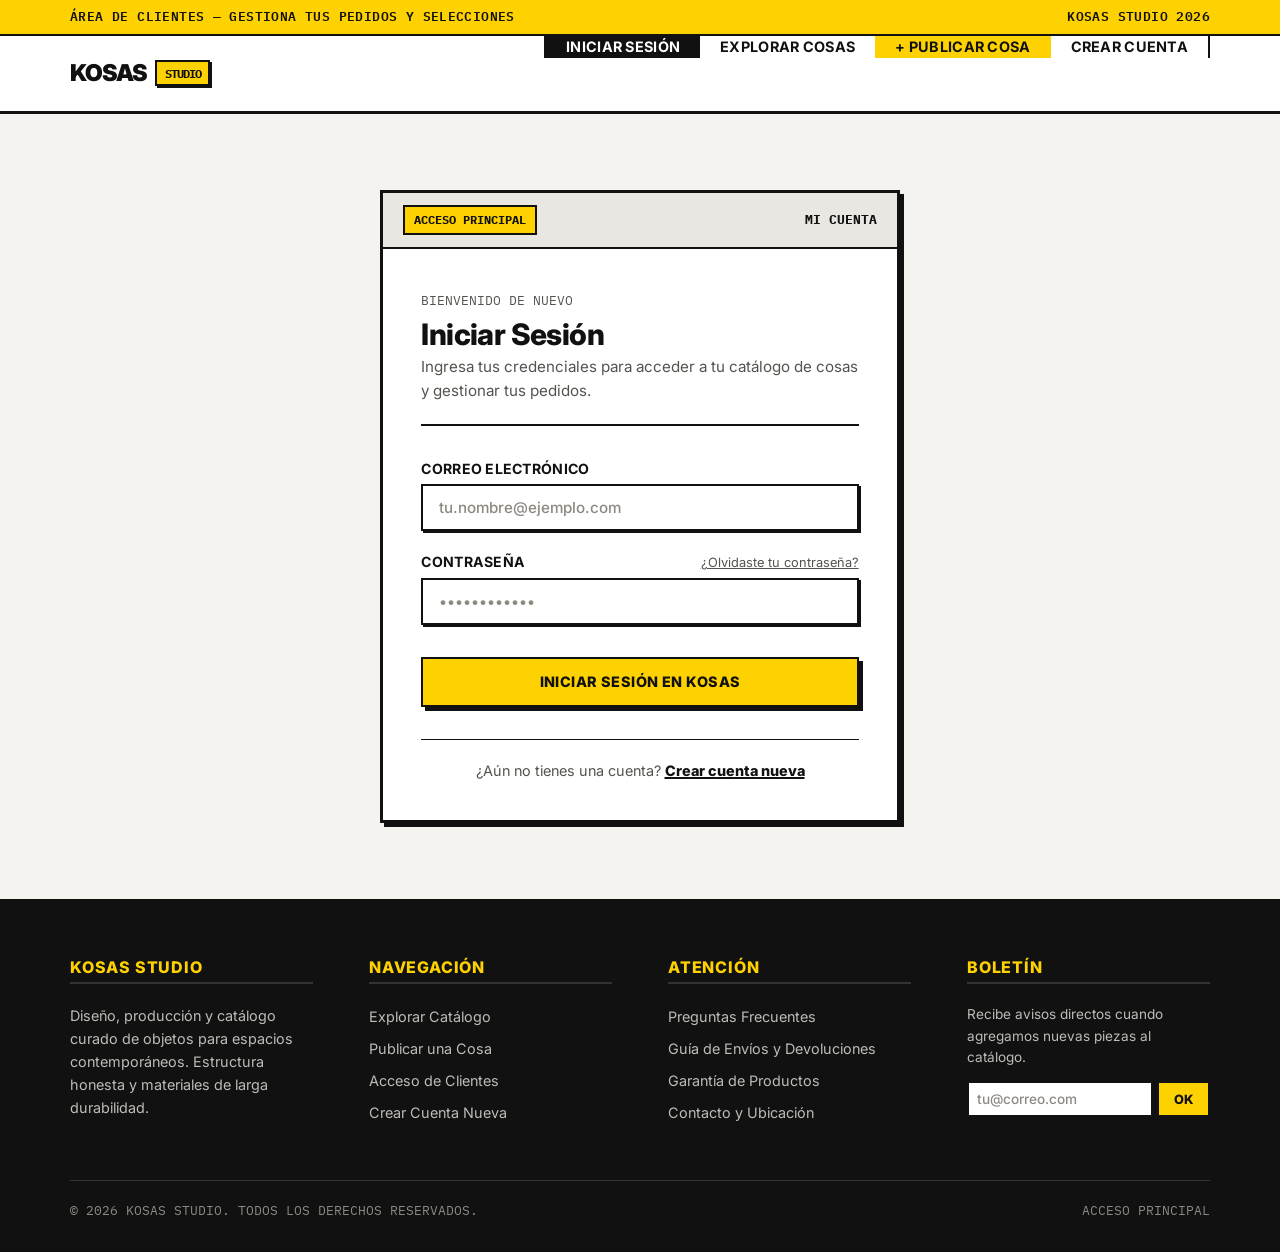
<file: index.html>
<!DOCTYPE html>
<html lang="es">

<head>
  <meta charset="UTF-8">
  <meta name="viewport" content="width=device-width, initial-scale=1.0">
  <title>Iniciar Sesión — KOSAS STUDIO</title>
  <meta name="description"
    content="Acceso a la plataforma KOSAS STUDIO. Inicia sesión para explorar el catálogo y gestionar tus objetos.">
  <link rel="stylesheet" href="css/style.css">
</head>

<body>

  <aside class="top-notice">
    <div class="container top-notice-inner">
      <span>ÁREA DE CLIENTES — GESTIONA TUS PEDIDOS Y SELECCIONES</span>
      <span>KOSAS STUDIO 2026</span>
    </div>
  </aside>

  <header class="navbar">
    <div class="container navbar-inner">
      <a href="index.html" class="nav-brand">
        <span>KOSAS</span>
        <span class="nav-brand-badge">STUDIO</span>
      </a>

      <nav aria-label="Navegación del sitio">
        <ul class="nav-links">
          <li><a href="index.html" class="nav-link active">Iniciar Sesión</a></li>
          <li><a href="pages/catalogo.html" class="nav-link">Explorar Cosas</a></li>
          <li><a href="pages/agregar-cosa.html" class="nav-link highlight">+ Publicar Cosa</a></li>
          <li><a href="pages/registro.html" class="nav-link">Crear Cuenta</a></li>
        </ul>
      </nav>
    </div>
  </header>

  <main class="main-content">
    <div class="container panel-wrapper">

      <div class="form-panel b-card">

        <div class="card-header">
          <span class="tag tag-yellow">ACCESO PRINCIPAL</span>
          <span class="mono" style="font-size: 0.8rem; font-weight: 700;">MI CUENTA</span>
        </div>

        <div class="card-body" style="padding: clamp(1.5rem, 3vw, 2.5rem);">

          <div class="form-header-area">
            <span class="mono" style="font-size: 0.8rem; color: var(--color-text-muted);">BIENVENIDO DE NUEVO</span>
            <h1>Iniciar Sesión</h1>
            <p style="margin-top: 0.25rem;">
              Ingresa tus credenciales para acceder a tu catálogo de cosas y gestionar tus pedidos.
            </p>
          </div>

          <form>

            <div class="form-group">
              <label for="correo" class="form-label">Correo Electrónico</label>
              <input type="email" id="correo" name="correo" class="form-input" placeholder="tu.nombre@ejemplo.com"
              >
            </div>

            <div class="form-group">
              <div
                style="display: flex; justify-content: space-between; align-items: baseline; margin-bottom: 0.35rem;">
                <label for="clave" class="form-label" style="margin-bottom: 0;">Contraseña</label>
                <a href="#"
                  style="font-size: 0.8rem; color: var(--color-text-muted); text-decoration: underline;">¿Olvidaste tu
                  contraseña?</a>
              </div>
              <input type="password" id="clave" name="clave" class="form-input" placeholder="••••••••••••">
            </div>
            <button id="btn-login" type="button" class="btn btn-primary btn-block"
              style="padding: 0.9rem; margin-top: var(--space-sm);">
              Iniciar Sesión en KOSAS
            </button>

          </form>

          <div class="form-footer-nav">
            ¿Aún no tienes una cuenta?
            <a href="pages/registro.html">Crear cuenta nueva</a>
          </div>

        </div>

      </div>

    </div>
  </main>

  <footer class="footer">
    <div class="container">
      <div class="footer-columns">
        <div class="footer-col">
          <h4>KOSAS STUDIO</h4>
          <p style="color: #bfbcb6; font-size: 0.9rem; line-height: 1.6;">
            Diseño, producción y catálogo curado de objetos para espacios contemporáneos. Estructura honesta y
            materiales de larga durabilidad.
          </p>
        </div>

        <div class="footer-col">
          <h4>NAVEGACIÓN</h4>
          <ul class="footer-links">
            <li><a href="pages/catalogo.html" class="footer-link">Explorar Catálogo</a></li>
            <li><a href="pages/agregar-cosa.html" class="footer-link">Publicar una Cosa</a></li>
            <li><a href="index.html" class="footer-link">Acceso de Clientes</a></li>
            <li><a href="pages/registro.html" class="footer-link">Crear Cuenta Nueva</a></li>
          </ul>
        </div>

        <div class="footer-col">
          <h4>ATENCIÓN</h4>
          <ul class="footer-links">
            <li><a href="pages/faq.html" class="footer-link">Preguntas Frecuentes</a></li>
            <li><a href="pages/envios-devoluciones.html" class="footer-link">Guía de Envíos y Devoluciones</a></li>
            <li><a href="pages/garantia.html" class="footer-link">Garantía de Productos</a></li>
            <li><a href="pages/contacto.html" class="footer-link">Contacto y Ubicación</a></li>
          </ul>
        </div>

        <div class="footer-col">
          <h4>BOLETÍN</h4>
          <p style="color: #bfbcb6; font-size: 0.85rem; margin-bottom: 0.75rem;">
            Recibe avisos directos cuando agregamos nuevas piezas al catálogo.
          </p>
          <div style="display: flex; gap: 0.25rem;">
            <input type="email" placeholder="tu@correo.com" class="form-input"
              style="padding: 0.5rem; font-size: 0.85rem;">
            <button class="btn btn-primary btn-sm" type="button">OK</button>
          </div>
        </div>
      </div>

      <div class="footer-bottom">
        <span>© 2026 KOSAS STUDIO. TODOS LOS DERECHOS RESERVADOS.</span>
        <span>ACCESO PRINCIPAL</span>
      </div>
    </div>
  </footer>
  <script src="./js/auth-controller.js"></script>
</body>

</html>
</file>
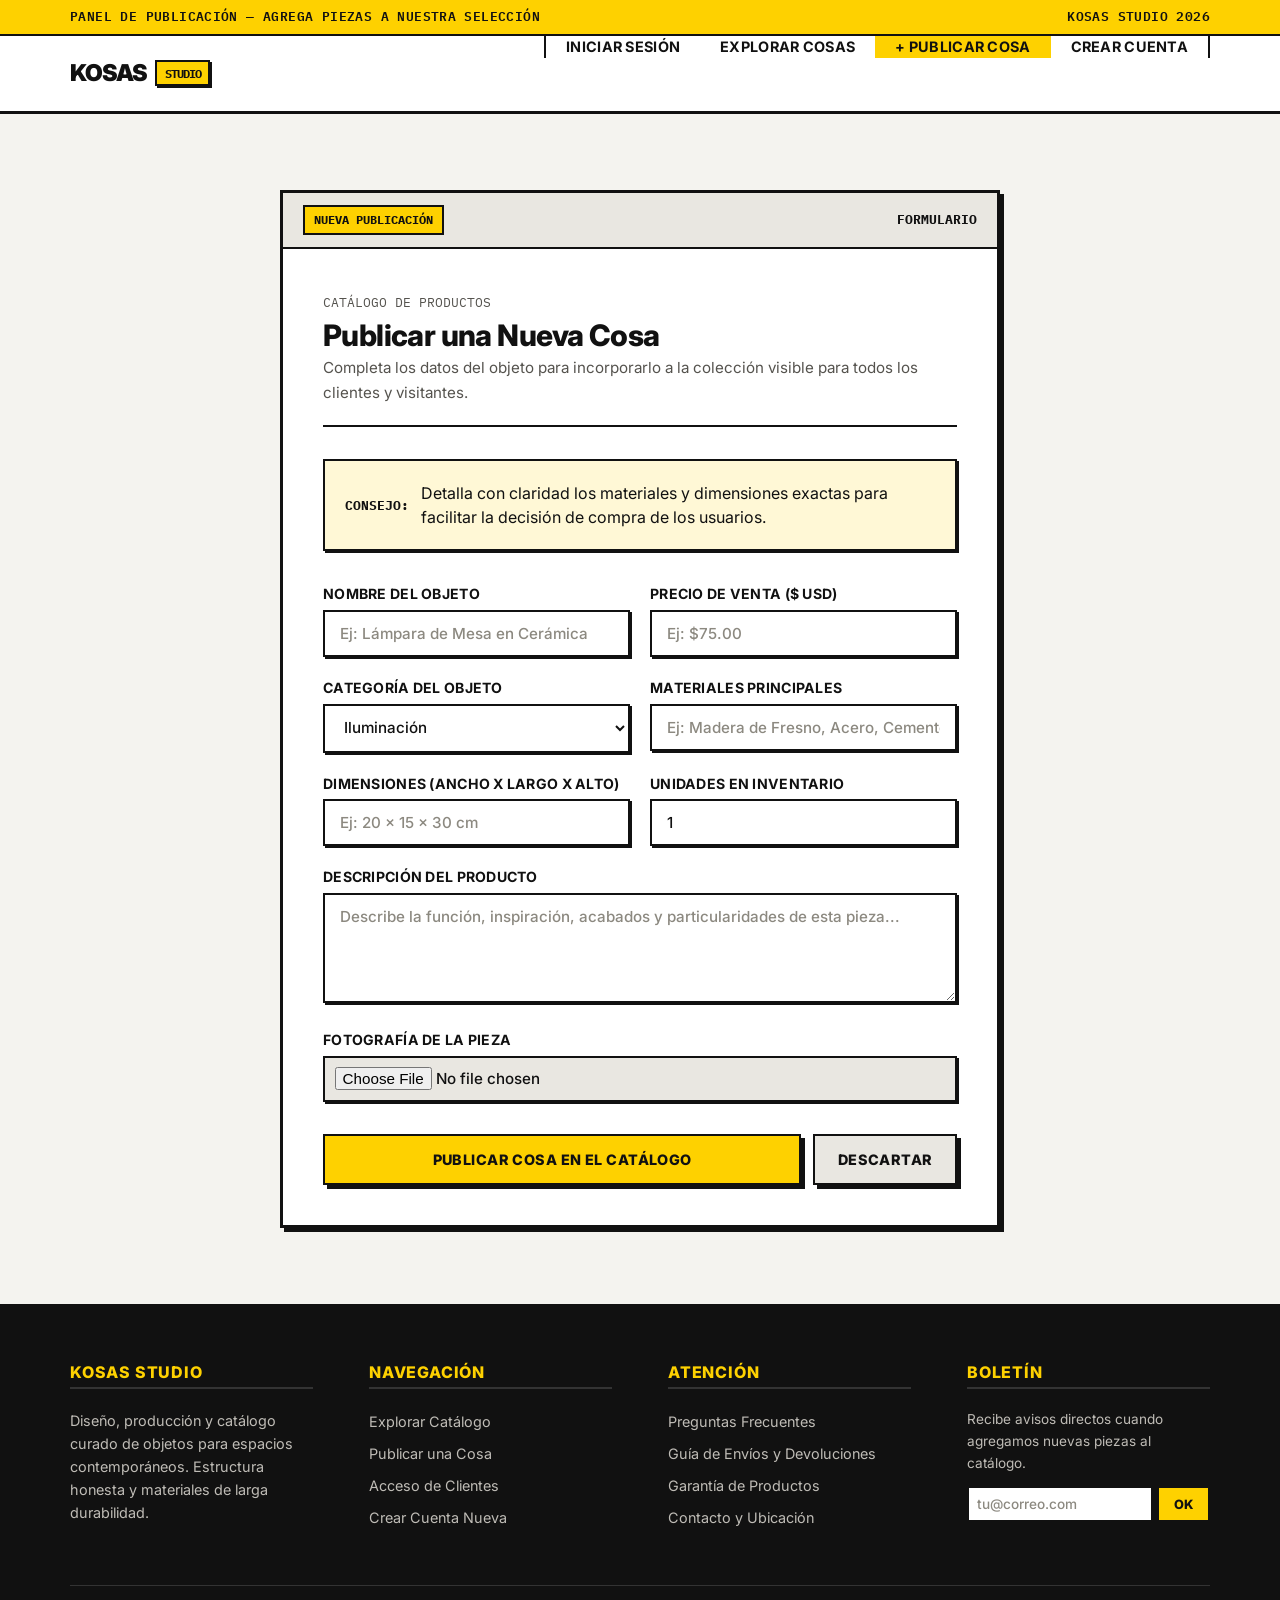
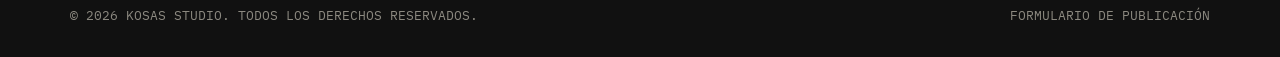
<file: pages/agregar-cosa.html>
<!DOCTYPE html>
<html lang="es">
<head>
  <meta charset="UTF-8">
  <meta name="viewport" content="width=device-width, initial-scale=1.0">
  <title>Publicar una Cosa — KOSAS STUDIO</title>
  <meta name="description" content="Formulario para agregar y publicar un nuevo objeto o producto en el catálogo.">
  <link rel="stylesheet" href="../css/style.css">
</head>
<body>

  <aside class="top-notice">
    <div class="container top-notice-inner">
      <span>PANEL DE PUBLICACIÓN — AGREGA PIEZAS A NUESTRA SELECCIÓN</span>
      <span>KOSAS STUDIO 2026</span>
    </div>
  </aside>

  <header class="navbar">
    <div class="container navbar-inner">
      <a href="../index.html" class="nav-brand">
        <span>KOSAS</span>
        <span class="nav-brand-badge">STUDIO</span>
      </a>

      <nav aria-label="Navegación del sitio">
        <ul class="nav-links">
          <li><a href="../index.html" class="nav-link">Iniciar Sesión</a></li>
          <li><a href="catalogo.html" class="nav-link">Explorar Cosas</a></li>
          <li><a href="agregar-cosa.html" class="nav-link highlight active">+ Publicar Cosa</a></li>
          <li><a href="registro.html" class="nav-link">Crear Cuenta</a></li>
        </ul>
      </nav>
    </div>
  </header>

  <main class="main-content">
    <div class="container panel-wrapper">

      <div class="form-panel-wide b-card">
        
        <div class="card-header">
          <span class="tag tag-yellow">NUEVA PUBLICACIÓN</span>
          <span class="mono" style="font-size: 0.8rem; font-weight: 700;">FORMULARIO</span>
        </div>

        <div class="card-body" style="padding: clamp(1.5rem, 3.5vw, 2.5rem);">
          
          <div class="form-header-area">
            <span class="mono" style="font-size: 0.8rem; color: var(--color-text-muted);">CATÁLOGO DE PRODUCTOS</span>
            <h1>Publicar una Nueva Cosa</h1>
            <p style="margin-top: 0.25rem;">
              Completa los datos del objeto para incorporarlo a la colección visible para todos los clientes y visitantes.
            </p>
          </div>

          <div class="callout-box">
            <span class="mono" style="font-weight: 700; font-size: 0.8rem;">CONSEJO:</span>
            <div>
              Detalla con claridad los materiales y dimensiones exactas para facilitar la decisión de compra de los usuarios.
            </div>
          </div>

          <form action="catalogo.html" method="GET">
            
            <div class="form-grid-2">
              <div class="form-group">
                <label for="nombre-producto" class="form-label">Nombre del Objeto</label>
                <input 
                  type="text" 
                  id="nombre-producto" 
                  name="nombre-producto" 
                  class="form-input" 
                  placeholder="Ej: Lámpara de Mesa en Cerámica" 
                  required
                >
              </div>

              <div class="form-group">
                <label for="precio" class="form-label">Precio de Venta ($ USD)</label>
                <input 
                  type="text" 
                  id="precio" 
                  name="precio" 
                  class="form-input mono" 
                  placeholder="Ej: $75.00" 
                  required
                >
              </div>
            </div>

            <div class="form-grid-2">
              <div class="form-group">
                <label for="categoria" class="form-label">Categoría del Objeto</label>
                <select id="categoria" name="categoria" class="form-input" style="cursor: pointer;">
                  <option value="iluminacion">Iluminación</option>
                  <option value="mobiliario">Mobiliario Auxiliar</option>
                  <option value="accesorios">Accesorios de Mesa</option>
                  <option value="estudio">Artículos de Estudio</option>
                  <option value="decoracion">Decoración & Hogar</option>
                </select>
              </div>

              <div class="form-group">
                <label for="materiales" class="form-label">Materiales Principales</label>
                <input 
                  type="text" 
                  id="materiales" 
                  name="materiales" 
                  class="form-input" 
                  placeholder="Ej: Madera de Fresno, Acero, Cemento" 
                  required
                >
              </div>
            </div>

            <div class="form-grid-2">
              <div class="form-group">
                <label for="dimensiones" class="form-label">Dimensiones (Ancho x Largo x Alto)</label>
                <input 
                  type="text" 
                  id="dimensiones" 
                  name="dimensiones" 
                  class="form-input mono" 
                  placeholder="Ej: 20 x 15 x 30 cm"
                >
              </div>

              <div class="form-group">
                <label for="stock" class="form-label">Unidades en Inventario</label>
                <input 
                  type="number" 
                  id="stock" 
                  name="stock" 
                  class="form-input mono" 
                  placeholder="Ej: 10" 
                  min="1" 
                  value="1"
                >
              </div>
            </div>

            <div class="form-group">
              <label for="descripcion" class="form-label">Descripción del Producto</label>
              <textarea 
                id="descripcion" 
                name="descripcion" 
                class="form-input" 
                rows="4" 
                placeholder="Describe la función, inspiración, acabados y particularidades de esta pieza..." 
                required
              ></textarea>
            </div>

            <div class="form-group">
              <label for="foto-producto" class="form-label">Fotografía de la Pieza</label>
              <input 
                type="file" 
                id="foto-producto" 
                name="foto-producto" 
                class="form-input"
              >
            </div>

            <div style="display: flex; gap: var(--space-sm); flex-wrap: wrap; margin-top: var(--space-lg);">
              <button type="submit" class="btn btn-primary" style="flex: 1; padding: 0.95rem;">
                Publicar Cosa en el Catálogo
              </button>
              <a href="catalogo.html" class="btn" style="background-color: var(--color-surface-muted);">
                Descartar
              </a>
            </div>

          </form>

        </div>

      </div>

    </div>
  </main>

  <footer class="footer">
    <div class="container">
      <div class="footer-columns">
        <div class="footer-col">
          <h4>KOSAS STUDIO</h4>
          <p style="color: #bfbcb6; font-size: 0.9rem; line-height: 1.6;">
            Diseño, producción y catálogo curado de objetos para espacios contemporáneos. Estructura honesta y materiales de larga durabilidad.
          </p>
        </div>

        <div class="footer-col">
          <h4>NAVEGACIÓN</h4>
          <ul class="footer-links">
            <li><a href="catalogo.html" class="footer-link">Explorar Catálogo</a></li>
            <li><a href="agregar-cosa.html" class="footer-link">Publicar una Cosa</a></li>
            <li><a href="../index.html" class="footer-link">Acceso de Clientes</a></li>
            <li><a href="registro.html" class="footer-link">Crear Cuenta Nueva</a></li>
          </ul>
        </div>

        <div class="footer-col">
          <h4>ATENCIÓN</h4>
          <ul class="footer-links">
            <li><a href="faq.html" class="footer-link">Preguntas Frecuentes</a></li>
            <li><a href="envios-devoluciones.html" class="footer-link">Guía de Envíos y Devoluciones</a></li>
            <li><a href="garantia.html" class="footer-link">Garantía de Productos</a></li>
            <li><a href="contacto.html" class="footer-link">Contacto y Ubicación</a></li>
          </ul>
        </div>

        <div class="footer-col">
          <h4>BOLETÍN</h4>
          <p style="color: #bfbcb6; font-size: 0.85rem; margin-bottom: 0.75rem;">
            Recibe avisos directos cuando agregamos nuevas piezas al catálogo.
          </p>
          <div style="display: flex; gap: 0.25rem;">
            <input type="email" placeholder="tu@correo.com" class="form-input" style="padding: 0.5rem; font-size: 0.85rem;">
            <button class="btn btn-primary btn-sm" type="button">OK</button>
          </div>
        </div>
      </div>

      <div class="footer-bottom">
        <span>© 2026 KOSAS STUDIO. TODOS LOS DERECHOS RESERVADOS.</span>
        <span>FORMULARIO DE PUBLICACIÓN</span>
      </div>
    </div>
  </footer>

</body>
</html>
</file>
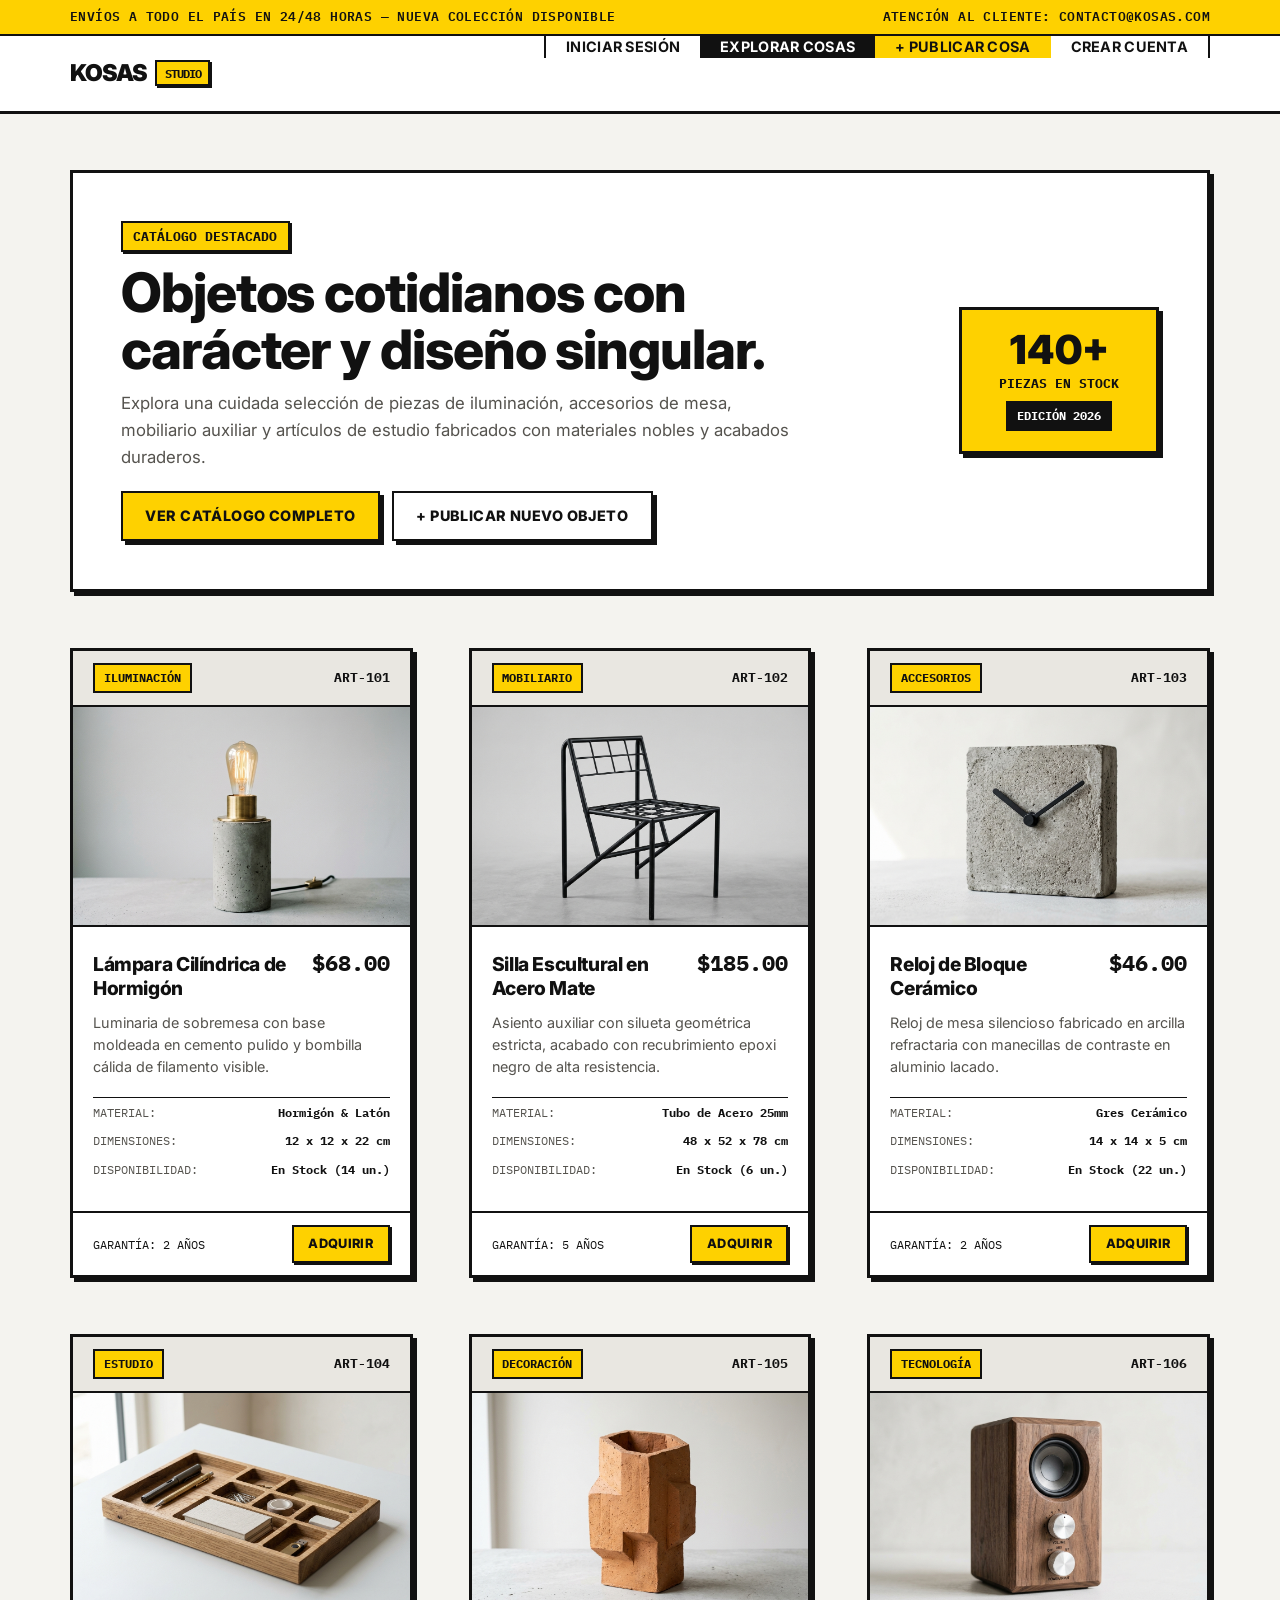
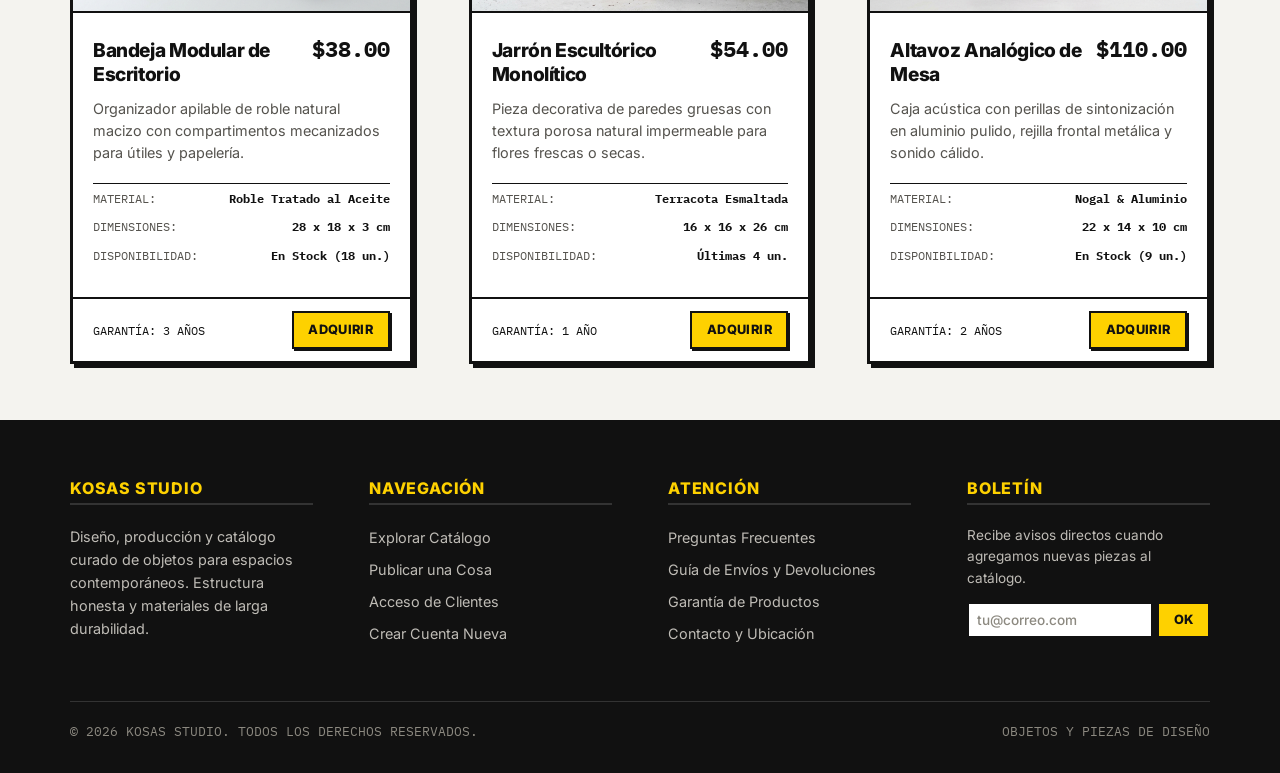
<file: pages/catalogo.html>
<!DOCTYPE html>
<html lang="es">
<head>
  <meta charset="UTF-8">
  <meta name="viewport" content="width=device-width, initial-scale=1.0">
  <title>KOSAS — Catálogo de Objetos & Piezas de Diseño</title>
  <meta name="description" content="Colección curada de objetos cotidianos, iluminación, mobiliario y accesorios singulares para el hogar y el estudio.">
  <link rel="stylesheet" href="../css/style.css">
</head>
<body>

  <aside class="top-notice">
    <div class="container top-notice-inner">
      <span>ENVÍOS A TODO EL PAÍS EN 24/48 HORAS — NUEVA COLECCIÓN DISPONIBLE</span>
      <span>ATENCIÓN AL CLIENTE: CONTACTO@KOSAS.COM</span>
    </div>
  </aside>

  <header class="navbar">
    <div class="container navbar-inner">
      <a href="../index.html" class="nav-brand">
        <span>KOSAS</span>
        <span class="nav-brand-badge">STUDIO</span>
      </a>

      <nav aria-label="Navegación del sitio">
        <ul class="nav-links">
          <li><a href="../index.html" class="nav-link">Iniciar Sesión</a></li>
          <li><a href="catalogo.html" class="nav-link active">Explorar Cosas</a></li>
          <li><a href="agregar-cosa.html" class="nav-link highlight">+ Publicar Cosa</a></li>
          <li><a href="registro.html" class="nav-link">Crear Cuenta</a></li>
        </ul>
      </nav>
    </div>
  </header>

  <main class="main-content">
    <div class="container">

      <section class="hero-banner">
        <div class="hero-content">
          <span class="hero-pill">Catálogo Destacado</span>
          <h1 class="hero-title">Objetos cotidianos con carácter y diseño singular.</h1>
          <p class="hero-subtitle">
            Explora una cuidada selección de piezas de iluminación, accesorios de mesa, mobiliario auxiliar y artículos de estudio fabricados con materiales nobles y acabados duraderos.
          </p>
          <div class="hero-actions">
            <a href="#catalogo" class="btn btn-primary">Ver Catálogo Completo</a>
            <a href="agregar-cosa.html" class="btn">+ Publicar Nuevo Objeto</a>
          </div>
        </div>

        <div class="hero-highlight-box">
          <span class="big-num">140+</span>
          <span class="sub-label">Piezas en Stock</span>
          <span class="tag tag-dark" style="margin-top: 0.5rem;">EDICIÓN 2026</span>
        </div>
      </section>

      <section id="catalogo" class="items-grid" aria-label="Catálogo de productos">

        <article class="b-card">
          <div class="card-header">
            <span class="tag tag-yellow">ILUMINACIÓN</span>
            <span class="mono" style="font-size: 0.8rem; font-weight: 700;">ART-101</span>
          </div>
          <div class="item-img-container">
            <img src="../img/lampara-hormigon.jpg" alt="Lámpara Cilíndrica de Hormigón" class="item-img">
          </div>
          <div class="card-body">
            <div style="display: flex; justify-content: space-between; align-items: baseline; margin-bottom: 0.4rem;">
              <h2 class="item-title">Lámpara Cilíndrica de Hormigón</h2>
              <span class="item-price">$68.00</span>
            </div>
            <p class="item-desc">Luminaria de sobremesa con base moldeada en cemento pulido y bombilla cálida de filamento visible.</p>
            <table class="specs-table">
              <tr><td>MATERIAL:</td><td>Hormigón & Latón</td></tr>
              <tr><td>DIMENSIONES:</td><td>12 x 12 x 22 cm</td></tr>
              <tr><td>DISPONIBILIDAD:</td><td>En Stock (14 un.)</td></tr>
            </table>
          </div>
          <div class="card-footer">
            <span class="mono" style="font-size: 0.78rem;">GARANTÍA: 2 AÑOS</span>
            <a href="detalle-producto.html" class="btn btn-sm btn-primary">Adquirir</a>
          </div>
        </article>

        <article class="b-card">
          <div class="card-header">
            <span class="tag tag-yellow">MOBILIARIO</span>
            <span class="mono" style="font-size: 0.8rem; font-weight: 700;">ART-102</span>
          </div>
          <div class="item-img-container">
            <img src="../img/silla-acero.jpg" alt="Silla Escultural en Acero Mate" class="item-img">
          </div>
          <div class="card-body">
            <div style="display: flex; justify-content: space-between; align-items: baseline; margin-bottom: 0.4rem;">
              <h2 class="item-title">Silla Escultural en Acero Mate</h2>
              <span class="item-price">$185.00</span>
            </div>
            <p class="item-desc">Asiento auxiliar con silueta geométrica estricta, acabado con recubrimiento epoxi negro de alta resistencia.</p>
            <table class="specs-table">
              <tr><td>MATERIAL:</td><td>Tubo de Acero 25mm</td></tr>
              <tr><td>DIMENSIONES:</td><td>48 x 52 x 78 cm</td></tr>
              <tr><td>DISPONIBILIDAD:</td><td>En Stock (6 un.)</td></tr>
            </table>
          </div>
          <div class="card-footer">
            <span class="mono" style="font-size: 0.78rem;">GARANTÍA: 5 AÑOS</span>
            <a href="detalle-producto.html" class="btn btn-sm btn-primary">Adquirir</a>
          </div>
        </article>

        <article class="b-card">
          <div class="card-header">
            <span class="tag tag-yellow">ACCESORIOS</span>
            <span class="mono" style="font-size: 0.8rem; font-weight: 700;">ART-103</span>
          </div>
          <div class="item-img-container">
            <img src="../img/reloj-ceramica.jpg" alt="Reloj de Bloque Cerámico" class="item-img">
          </div>
          <div class="card-body">
            <div style="display: flex; justify-content: space-between; align-items: baseline; margin-bottom: 0.4rem;">
              <h2 class="item-title">Reloj de Bloque Cerámico</h2>
              <span class="item-price">$46.00</span>
            </div>
            <p class="item-desc">Reloj de mesa silencioso fabricado en arcilla refractaria con manecillas de contraste en aluminio lacado.</p>
            <table class="specs-table">
              <tr><td>MATERIAL:</td><td>Gres Cerámico</td></tr>
              <tr><td>DIMENSIONES:</td><td>14 x 14 x 5 cm</td></tr>
              <tr><td>DISPONIBILIDAD:</td><td>En Stock (22 un.)</td></tr>
            </table>
          </div>
          <div class="card-footer">
            <span class="mono" style="font-size: 0.78rem;">GARANTÍA: 2 AÑOS</span>
            <a href="detalle-producto.html" class="btn btn-sm btn-primary">Adquirir</a>
          </div>
        </article>

        <article class="b-card">
          <div class="card-header">
            <span class="tag tag-yellow">ESTUDIO</span>
            <span class="mono" style="font-size: 0.8rem; font-weight: 700;">ART-104</span>
          </div>
          <div class="item-img-container">
            <img src="../img/bandeja-madera.jpg" alt="Bandeja Modular de Escritorio" class="item-img">
          </div>
          <div class="card-body">
            <div style="display: flex; justify-content: space-between; align-items: baseline; margin-bottom: 0.4rem;">
              <h2 class="item-title">Bandeja Modular de Escritorio</h2>
              <span class="item-price">$38.00</span>
            </div>
            <p class="item-desc">Organizador apilable de roble natural macizo con compartimentos mecanizados para útiles y papelería.</p>
            <table class="specs-table">
              <tr><td>MATERIAL:</td><td>Roble Tratado al Aceite</td></tr>
              <tr><td>DIMENSIONES:</td><td>28 x 18 x 3 cm</td></tr>
              <tr><td>DISPONIBILIDAD:</td><td>En Stock (18 un.)</td></tr>
            </table>
          </div>
          <div class="card-footer">
            <span class="mono" style="font-size: 0.78rem;">GARANTÍA: 3 AÑOS</span>
            <a href="detalle-producto.html" class="btn btn-sm btn-primary">Adquirir</a>
          </div>
        </article>

        <article class="b-card">
          <div class="card-header">
            <span class="tag tag-yellow">DECORACIÓN</span>
            <span class="mono" style="font-size: 0.8rem; font-weight: 700;">ART-105</span>
          </div>
          <div class="item-img-container">
            <img src="../img/jarron-terracota.jpg" alt="Jarrón Escultórico Monolítico" class="item-img">
          </div>
          <div class="card-body">
            <div style="display: flex; justify-content: space-between; align-items: baseline; margin-bottom: 0.4rem;">
              <h2 class="item-title">Jarrón Escultórico Monolítico</h2>
              <span class="item-price">$54.00</span>
            </div>
            <p class="item-desc">Pieza decorativa de paredes gruesas con textura porosa natural impermeable para flores frescas o secas.</p>
            <table class="specs-table">
              <tr><td>MATERIAL:</td><td>Terracota Esmaltada</td></tr>
              <tr><td>DIMENSIONES:</td><td>16 x 16 x 26 cm</td></tr>
              <tr><td>DISPONIBILIDAD:</td><td>Últimas 4 un.</td></tr>
            </table>
          </div>
          <div class="card-footer">
            <span class="mono" style="font-size: 0.78rem;">GARANTÍA: 1 AÑO</span>
            <a href="detalle-producto.html" class="btn btn-sm btn-primary">Adquirir</a>
          </div>
        </article>

        <article class="b-card">
          <div class="card-header">
            <span class="tag tag-yellow">TECNOLOGÍA</span>
            <span class="mono" style="font-size: 0.8rem; font-weight: 700;">ART-106</span>
          </div>
          <div class="item-img-container">
            <img src="../img/altavoz-mesa.jpg" alt="Altavoz Analógico de Mesa" class="item-img">
          </div>
          <div class="card-body">
            <div style="display: flex; justify-content: space-between; align-items: baseline; margin-bottom: 0.4rem;">
              <h2 class="item-title">Altavoz Analógico de Mesa</h2>
              <span class="item-price">$110.00</span>
            </div>
            <p class="item-desc">Caja acústica con perillas de sintonización en aluminio pulido, rejilla frontal metálica y sonido cálido.</p>
            <table class="specs-table">
              <tr><td>MATERIAL:</td><td>Nogal & Aluminio</td></tr>
              <tr><td>DIMENSIONES:</td><td>22 x 14 x 10 cm</td></tr>
              <tr><td>DISPONIBILIDAD:</td><td>En Stock (9 un.)</td></tr>
            </table>
          </div>
          <div class="card-footer">
            <span class="mono" style="font-size: 0.78rem;">GARANTÍA: 2 AÑOS</span>
            <a href="detalle-producto.html" class="btn btn-sm btn-primary">Adquirir</a>
          </div>
        </article>

      </section>

    </div>
  </main>

  <footer class="footer">
    <div class="container">
      <div class="footer-columns">
        <div class="footer-col">
          <h4>KOSAS STUDIO</h4>
          <p style="color: #bfbcb6; font-size: 0.9rem; line-height: 1.6;">
            Diseño, producción y catálogo curado de objetos para espacios contemporáneos. Estructura honesta y materiales de larga durabilidad.
          </p>
        </div>

        <div class="footer-col">
          <h4>NAVEGACIÓN</h4>
          <ul class="footer-links">
            <li><a href="catalogo.html" class="footer-link">Explorar Catálogo</a></li>
            <li><a href="agregar-cosa.html" class="footer-link">Publicar una Cosa</a></li>
            <li><a href="../index.html" class="footer-link">Acceso de Clientes</a></li>
            <li><a href="registro.html" class="footer-link">Crear Cuenta Nueva</a></li>
          </ul>
        </div>

        <div class="footer-col">
          <h4>ATENCIÓN</h4>
          <ul class="footer-links">
            <li><a href="faq.html" class="footer-link">Preguntas Frecuentes</a></li>
            <li><a href="envios-devoluciones.html" class="footer-link">Guía de Envíos y Devoluciones</a></li>
            <li><a href="garantia.html" class="footer-link">Garantía de Productos</a></li>
            <li><a href="contacto.html" class="footer-link">Contacto y Ubicación</a></li>
          </ul>
        </div>

        <div class="footer-col">
          <h4>BOLETÍN</h4>
          <p style="color: #bfbcb6; font-size: 0.85rem; margin-bottom: 0.75rem;">
            Recibe avisos directos cuando agregamos nuevas piezas al catálogo.
          </p>
          <div style="display: flex; gap: 0.25rem;">
            <input type="email" placeholder="tu@correo.com" class="form-input" style="padding: 0.5rem; font-size: 0.85rem;">
            <button class="btn btn-primary btn-sm" type="button">OK</button>
          </div>
        </div>
      </div>

      <div class="footer-bottom">
        <span>© 2026 KOSAS STUDIO. TODOS LOS DERECHOS RESERVADOS.</span>
        <span>OBJETOS Y PIEZAS DE DISEÑO</span>
      </div>
    </div>
  </footer>

</body>
</html>
</file>
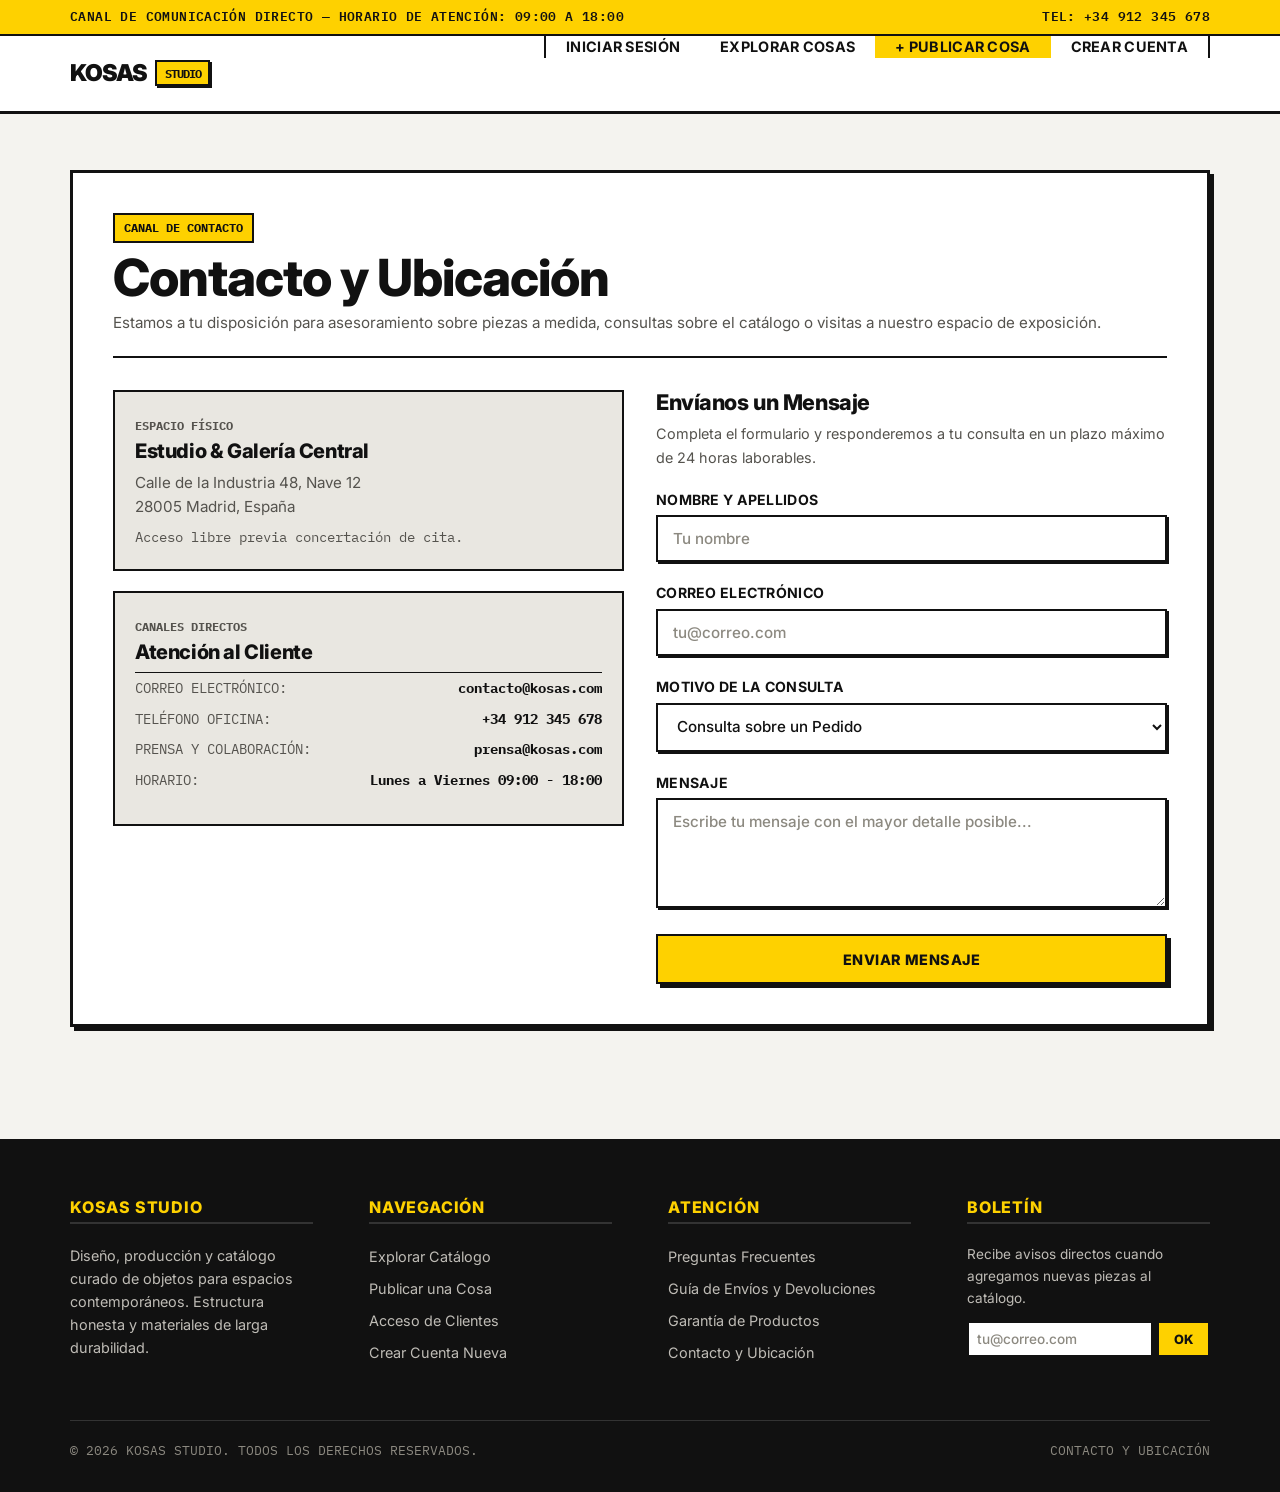
<file: pages/contacto.html>
<!DOCTYPE html>
<html lang="es">
<head>
  <meta charset="UTF-8">
  <meta name="viewport" content="width=device-width, initial-scale=1.0">
  <title>Contacto y Ubicación — KOSAS STUDIO</title>
  <meta name="description" content="Información de contacto, ubicación del estudio central y formulario de atención directa.">
  <link rel="stylesheet" href="../css/style.css">
</head>
<body>

  <aside class="top-notice">
    <div class="container top-notice-inner">
      <span>CANAL DE COMUNICACIÓN DIRECTO — HORARIO DE ATENCIÓN: 09:00 A 18:00</span>
      <span>TEL: +34 912 345 678</span>
    </div>
  </aside>

  <header class="navbar">
    <div class="container navbar-inner">
      <a href="../index.html" class="nav-brand">
        <span>KOSAS</span>
        <span class="nav-brand-badge">STUDIO</span>
      </a>

      <nav aria-label="Navegación del sitio">
        <ul class="nav-links">
          <li><a href="../index.html" class="nav-link">Iniciar Sesión</a></li>
          <li><a href="catalogo.html" class="nav-link">Explorar Cosas</a></li>
          <li><a href="agregar-cosa.html" class="nav-link highlight">+ Publicar Cosa</a></li>
          <li><a href="registro.html" class="nav-link">Crear Cuenta</a></li>
        </ul>
      </nav>
    </div>
  </header>

  <main class="main-content">
    <div class="container">

      <div class="info-content-card">
        <div class="info-header">
          <span class="tag tag-yellow">CANAL DE CONTACTO</span>
          <h1 style="margin-top: 0.35rem;">Contacto y Ubicación</h1>
          <p style="margin-top: 0.25rem;">
            Estamos a tu disposición para asesoramiento sobre piezas a medida, consultas sobre el catálogo o visitas a nuestro espacio de exposición.
          </p>
        </div>

        <div class="contact-layout">

          <div>
            <div class="contact-box">
              <span class="mono" style="font-size: 0.75rem; font-weight: 700; color: var(--color-text-muted);">ESPACIO FÍSICO</span>
              <h2 style="font-size: 1.25rem; margin: 0.25rem 0 0.5rem;">Estudio & Galería Central</h2>
              <p style="font-size: 0.95rem; margin-bottom: 0.5rem;">Calle de la Industria 48, Nave 12<br>28005 Madrid, España</p>
              <p class="mono" style="font-size: 0.85rem;">Acceso libre previa concertación de cita.</p>
            </div>

            <div class="contact-box">
              <span class="mono" style="font-size: 0.75rem; font-weight: 700; color: var(--color-text-muted);">CANALES DIRECTOS</span>
              <h2 style="font-size: 1.25rem; margin: 0.25rem 0 0.5rem;">Atención al Cliente</h2>
              <table class="specs-table" style="font-size: 0.88rem;">
                <tr><td>CORREO ELECTRÓNICO:</td><td>contacto@kosas.com</td></tr>
                <tr><td>TELÉFONO OFICINA:</td><td>+34 912 345 678</td></tr>
                <tr><td>PRENSA Y COLABORACIÓN:</td><td>prensa@kosas.com</td></tr>
                <tr><td>HORARIO:</td><td>Lunes a Viernes 09:00 - 18:00</td></tr>
              </table>
            </div>
          </div>

          <div>
            <h2 style="font-size: 1.35rem; margin-bottom: 0.5rem;">Envíanos un Mensaje</h2>
            <p style="font-size: 0.9rem; margin-bottom: var(--space-md);">
              Completa el formulario y responderemos a tu consulta en un plazo máximo de 24 horas laborables.
            </p>

            <form action="catalogo.html" method="GET">
              <div class="form-group">
                <label for="nombre-contacto" class="form-label">Nombre y Apellidos</label>
                <input type="text" id="nombre-contacto" name="nombre-contacto" class="form-input" placeholder="Tu nombre" required>
              </div>

              <div class="form-group">
                <label for="correo-contacto" class="form-label">Correo Electrónico</label>
                <input type="email" id="correo-contacto" name="correo-contacto" class="form-input" placeholder="tu@correo.com" required>
              </div>

              <div class="form-group">
                <label for="motivo" class="form-label">Motivo de la Consulta</label>
                <select id="motivo" name="motivo" class="form-input" style="cursor: pointer;">
                  <option value="pedido">Consulta sobre un Pedido</option>
                  <option value="producto">Información sobre una Pieza</option>
                  <option value="publicar">Propuesta de Publicación / Artesanía</option>
                  <option value="otro">Otro Asunto</option>
                </select>
              </div>

              <div class="form-group">
                <label for="mensaje" class="form-label">Mensaje</label>
                <textarea id="mensaje" name="mensaje" class="form-input" rows="4" placeholder="Escribe tu mensaje con el mayor detalle posible..." required></textarea>
              </div>

              <button type="submit" class="btn btn-primary btn-block" style="padding: 0.9rem;">
                Enviar Mensaje
              </button>
            </form>
          </div>

        </div>
      </div>

    </div>
  </main>

  <footer class="footer">
    <div class="container">
      <div class="footer-columns">
        <div class="footer-col">
          <h4>KOSAS STUDIO</h4>
          <p style="color: #bfbcb6; font-size: 0.9rem; line-height: 1.6;">
            Diseño, producción y catálogo curado de objetos para espacios contemporáneos. Estructura honesta y materiales de larga durabilidad.
          </p>
        </div>

        <div class="footer-col">
          <h4>NAVEGACIÓN</h4>
          <ul class="footer-links">
            <li><a href="catalogo.html" class="footer-link">Explorar Catálogo</a></li>
            <li><a href="agregar-cosa.html" class="footer-link">Publicar una Cosa</a></li>
            <li><a href="../index.html" class="footer-link">Acceso de Clientes</a></li>
            <li><a href="registro.html" class="footer-link">Crear Cuenta Nueva</a></li>
          </ul>
        </div>

        <div class="footer-col">
          <h4>ATENCIÓN</h4>
          <ul class="footer-links">
            <li><a href="faq.html" class="footer-link">Preguntas Frecuentes</a></li>
            <li><a href="envios-devoluciones.html" class="footer-link">Guía de Envíos y Devoluciones</a></li>
            <li><a href="garantia.html" class="footer-link">Garantía de Productos</a></li>
            <li><a href="contacto.html" class="footer-link">Contacto y Ubicación</a></li>
          </ul>
        </div>

        <div class="footer-col">
          <h4>BOLETÍN</h4>
          <p style="color: #bfbcb6; font-size: 0.85rem; margin-bottom: 0.75rem;">
            Recibe avisos directos cuando agregamos nuevas piezas al catálogo.
          </p>
          <div style="display: flex; gap: 0.25rem;">
            <input type="email" placeholder="tu@correo.com" class="form-input" style="padding: 0.5rem; font-size: 0.85rem;">
            <button class="btn btn-primary btn-sm" type="button">OK</button>
          </div>
        </div>
      </div>

      <div class="footer-bottom">
        <span>© 2026 KOSAS STUDIO. TODOS LOS DERECHOS RESERVADOS.</span>
        <span>CONTACTO Y UBICACIÓN</span>
      </div>
    </div>
  </footer>

</body>
</html>
</file>
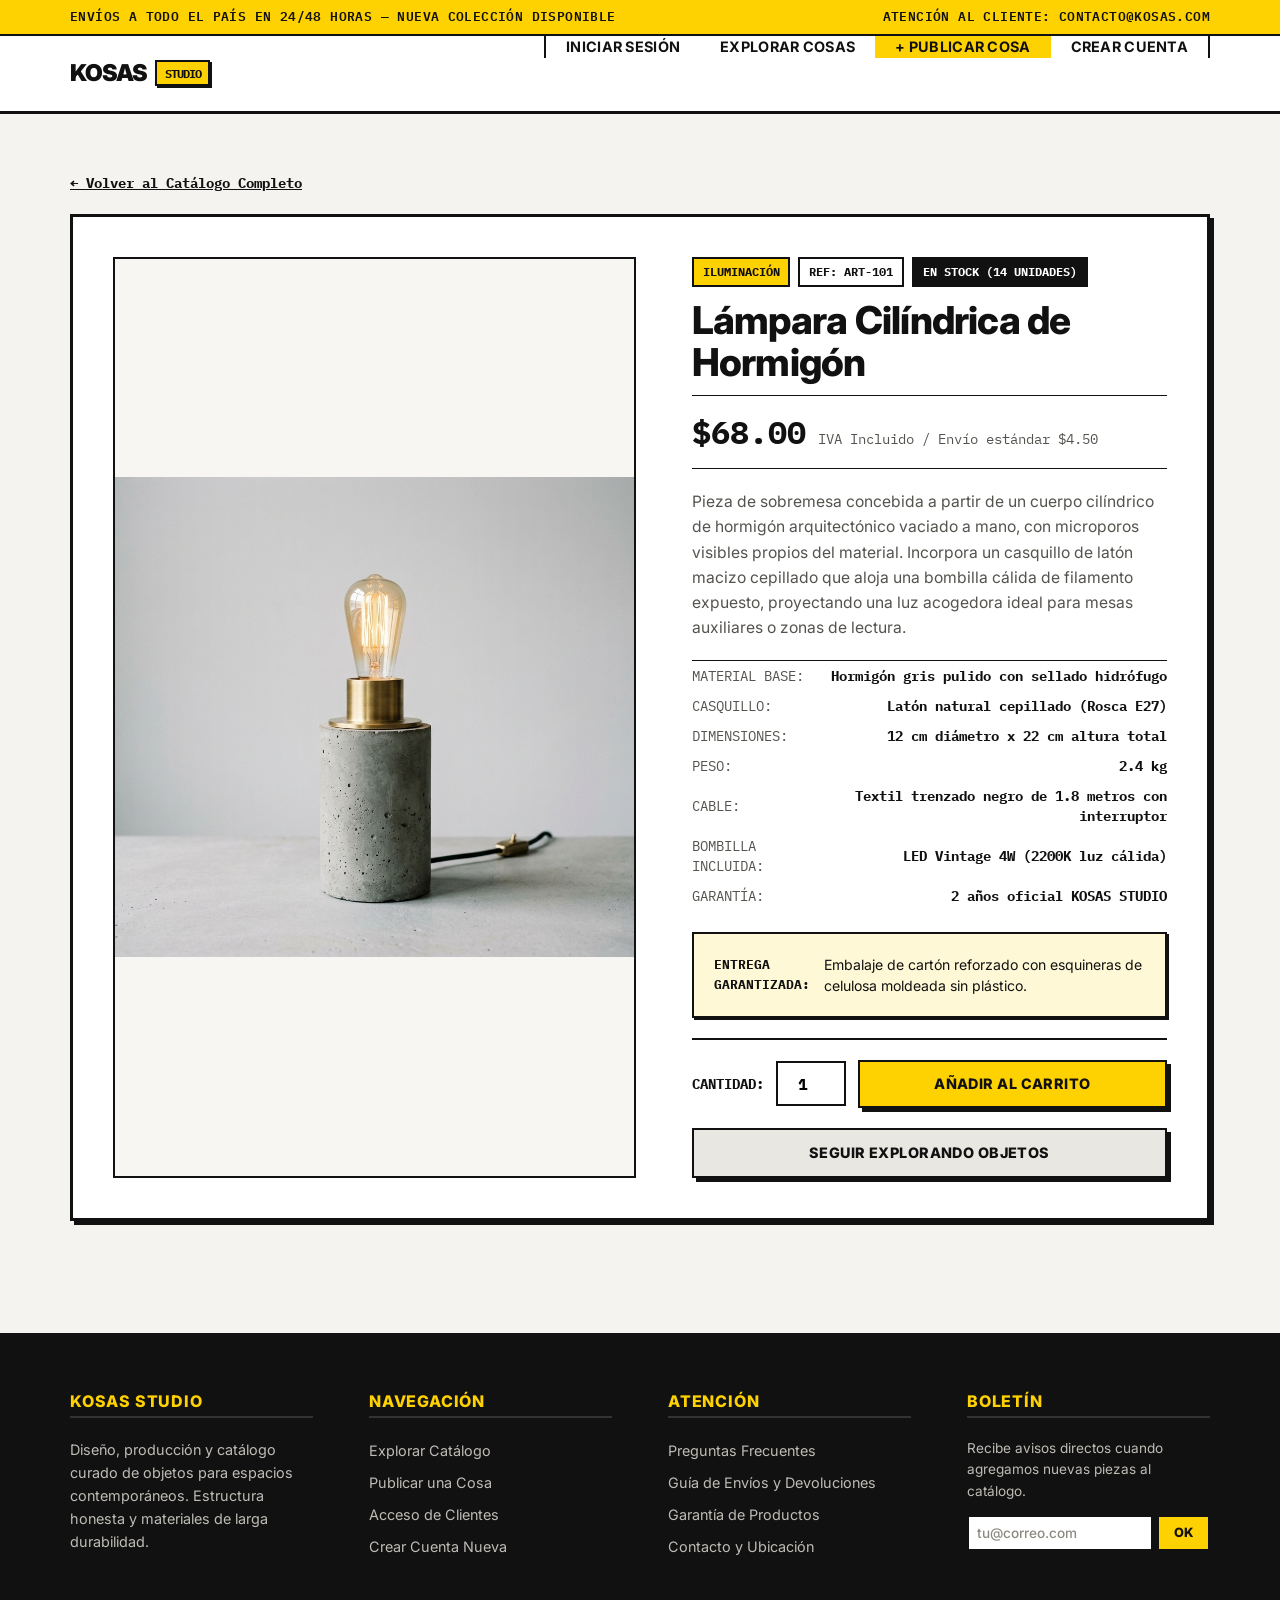
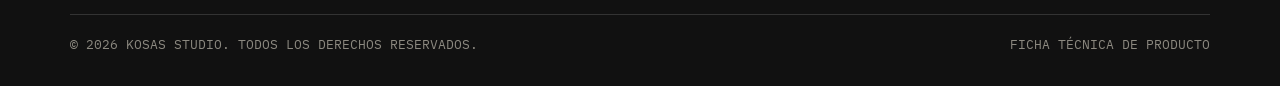
<file: pages/detalle-producto.html>
<!DOCTYPE html>
<html lang="es">
<head>
  <meta charset="UTF-8">
  <meta name="viewport" content="width=device-width, initial-scale=1.0">
  <title>Lámpara Cilíndrica de Hormigón — KOSAS STUDIO</title>
  <meta name="description" content="Detalle de producto y especificaciones técnicas de la Lámpara Cilíndrica de Hormigón.">
  <link rel="stylesheet" href="../css/style.css">
</head>
<body>

  <aside class="top-notice">
    <div class="container top-notice-inner">
      <span>ENVÍOS A TODO EL PAÍS EN 24/48 HORAS — NUEVA COLECCIÓN DISPONIBLE</span>
      <span>ATENCIÓN AL CLIENTE: CONTACTO@KOSAS.COM</span>
    </div>
  </aside>

  <header class="navbar">
    <div class="container navbar-inner">
      <a href="../index.html" class="nav-brand">
        <span>KOSAS</span>
        <span class="nav-brand-badge">STUDIO</span>
      </a>

      <nav aria-label="Navegación del sitio">
        <ul class="nav-links">
          <li><a href="../index.html" class="nav-link">Iniciar Sesión</a></li>
          <li><a href="catalogo.html" class="nav-link">Explorar Cosas</a></li>
          <li><a href="agregar-cosa.html" class="nav-link highlight">+ Publicar Cosa</a></li>
          <li><a href="registro.html" class="nav-link">Crear Cuenta</a></li>
        </ul>
      </nav>
    </div>
  </header>

  <main class="main-content">
    <div class="container">

      <div style="margin-bottom: var(--space-md);">
        <a href="catalogo.html" class="mono" style="font-size: 0.85rem; font-weight: 700; text-decoration: underline;">
          ← Volver al Catálogo Completo
        </a>
      </div>

      <div class="detail-grid">

        <div class="detail-image-box">
          <img src="../img/lampara-hormigon.jpg" alt="Lámpara Cilíndrica de Hormigón" class="detail-main-img">
        </div>

        <div class="detail-info">
          <div>
            <div class="detail-header-tags">
              <span class="tag tag-yellow">ILUMINACIÓN</span>
              <span class="tag">REF: ART-101</span>
              <span class="tag tag-dark">EN STOCK (14 UNIDADES)</span>
            </div>

            <h1 class="detail-title">Lámpara Cilíndrica de Hormigón</h1>

            <div class="detail-price-strip">
              <span class="detail-price-main">$68.00</span>
              <span class="mono" style="font-size: 0.85rem; color: var(--color-text-muted);">IVA Incluido / Envío estándar $4.50</span>
            </div>

            <p class="detail-description">
              Pieza de sobremesa concebida a partir de un cuerpo cilíndrico de hormigón arquitectónico vaciado a mano, con microporos visibles propios del material. Incorpora un casquillo de latón macizo cepillado que aloja una bombilla cálida de filamento expuesto, proyectando una luz acogedora ideal para mesas auxiliares o zonas de lectura.
            </p>

            <table class="specs-table" style="font-size: 0.85rem; margin-bottom: var(--space-md);">
              <tr><td>MATERIAL BASE:</td><td>Hormigón gris pulido con sellado hidrófugo</td></tr>
              <tr><td>CASQUILLO:</td><td>Latón natural cepillado (Rosca E27)</td></tr>
              <tr><td>DIMENSIONES:</td><td>12 cm diámetro x 22 cm altura total</td></tr>
              <tr><td>PESO:</td><td>2.4 kg</td></tr>
              <tr><td>CABLE:</td><td>Textil trenzado negro de 1.8 metros con interruptor</td></tr>
              <tr><td>BOMBILLA INCLUIDA:</td><td>LED Vintage 4W (2200K luz cálida)</td></tr>
              <tr><td>GARANTÍA:</td><td>2 años oficial KOSAS STUDIO</td></tr>
            </table>

            <div class="callout-box" style="margin-bottom: var(--space-md);">
              <span class="mono" style="font-weight: 700; font-size: 0.8rem;">ENTREGA GARANTIZADA:</span>
              <span style="font-size: 0.88rem;">Embalaje de cartón reforzado con esquineras de celulosa moldeada sin plástico.</span>
            </div>
          </div>

          <div style="border-top: var(--border-main); padding-top: var(--space-md);">
            <div class="qty-control">
              <label for="cantidad" class="mono" style="font-size: 0.85rem; font-weight: 700;">CANTIDAD:</label>
              <input type="number" id="cantidad" name="cantidad" value="1" min="1" max="14" class="qty-input">
              <button type="button" class="btn btn-primary" style="flex: 1; padding: 0.85rem;">
                Añadir al Carrito
              </button>
            </div>
            <a href="catalogo.html" class="btn btn-block" style="background-color: var(--color-surface-muted);">
              Seguir Explorando Objetos
            </a>
          </div>

        </div>

      </div>

    </div>
  </main>

  <footer class="footer">
    <div class="container">
      <div class="footer-columns">
        <div class="footer-col">
          <h4>KOSAS STUDIO</h4>
          <p style="color: #bfbcb6; font-size: 0.9rem; line-height: 1.6;">
            Diseño, producción y catálogo curado de objetos para espacios contemporáneos. Estructura honesta y materiales de larga durabilidad.
          </p>
        </div>

        <div class="footer-col">
          <h4>NAVEGACIÓN</h4>
          <ul class="footer-links">
            <li><a href="catalogo.html" class="footer-link">Explorar Catálogo</a></li>
            <li><a href="agregar-cosa.html" class="footer-link">Publicar una Cosa</a></li>
            <li><a href="../index.html" class="footer-link">Acceso de Clientes</a></li>
            <li><a href="registro.html" class="footer-link">Crear Cuenta Nueva</a></li>
          </ul>
        </div>

        <div class="footer-col">
          <h4>ATENCIÓN</h4>
          <ul class="footer-links">
            <li><a href="faq.html" class="footer-link">Preguntas Frecuentes</a></li>
            <li><a href="envios-devoluciones.html" class="footer-link">Guía de Envíos y Devoluciones</a></li>
            <li><a href="garantia.html" class="footer-link">Garantía de Productos</a></li>
            <li><a href="contacto.html" class="footer-link">Contacto y Ubicación</a></li>
          </ul>
        </div>

        <div class="footer-col">
          <h4>BOLETÍN</h4>
          <p style="color: #bfbcb6; font-size: 0.85rem; margin-bottom: 0.75rem;">
            Recibe avisos directos cuando agregamos nuevas piezas al catálogo.
          </p>
          <div style="display: flex; gap: 0.25rem;">
            <input type="email" placeholder="tu@correo.com" class="form-input" style="padding: 0.5rem; font-size: 0.85rem;">
            <button class="btn btn-primary btn-sm" type="button">OK</button>
          </div>
        </div>
      </div>

      <div class="footer-bottom">
        <span>© 2026 KOSAS STUDIO. TODOS LOS DERECHOS RESERVADOS.</span>
        <span>FICHA TÉCNICA DE PRODUCTO</span>
      </div>
    </div>
  </footer>

</body>
</html>
</file>
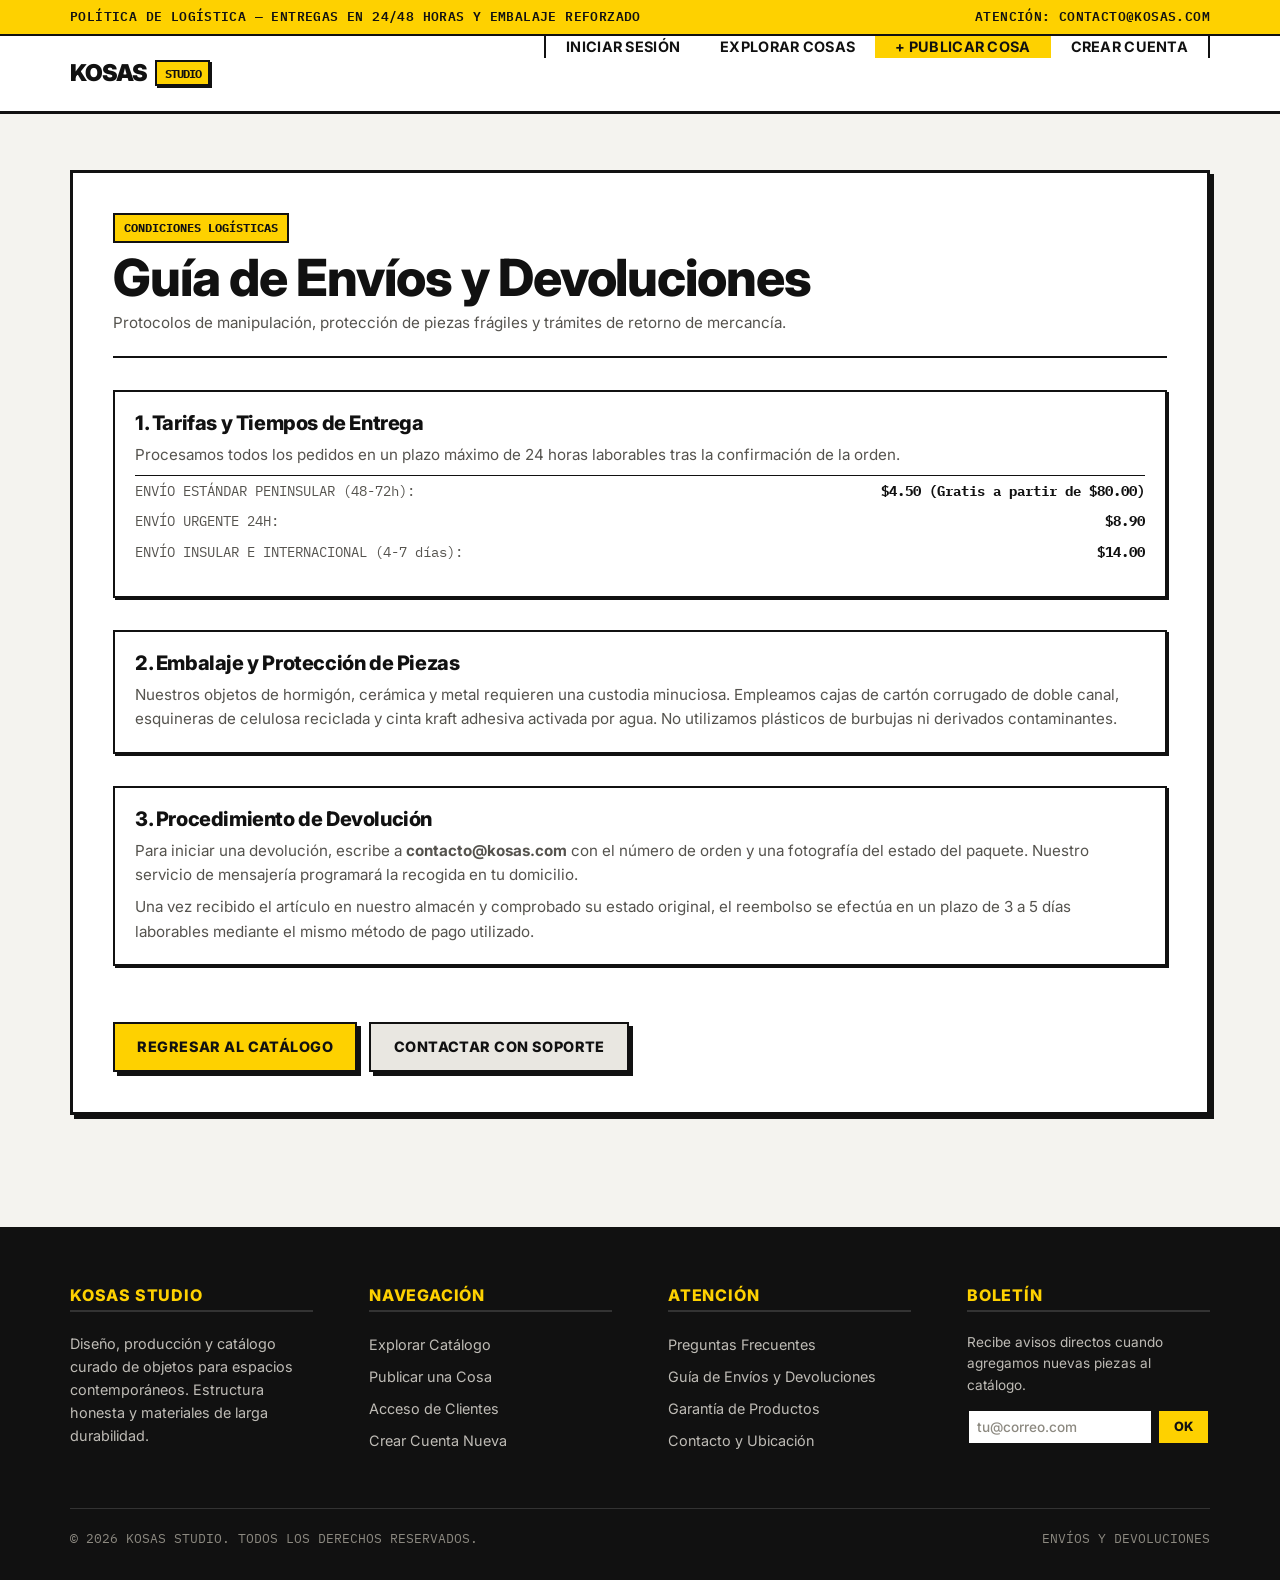
<file: pages/envios-devoluciones.html>
<!DOCTYPE html>
<html lang="es">
<head>
  <meta charset="UTF-8">
  <meta name="viewport" content="width=device-width, initial-scale=1.0">
  <title>Guía de Envíos y Devoluciones — KOSAS STUDIO</title>
  <meta name="description" content="Información detallada sobre tarifas, embalajes ecológicos y políticas de devolución en KOSAS STUDIO.">
  <link rel="stylesheet" href="../css/style.css">
</head>
<body>

  <aside class="top-notice">
    <div class="container top-notice-inner">
      <span>POLÍTICA DE LOGÍSTICA — ENTREGAS EN 24/48 HORAS Y EMBALAJE REFORZADO</span>
      <span>ATENCIÓN: CONTACTO@KOSAS.COM</span>
    </div>
  </aside>

  <header class="navbar">
    <div class="container navbar-inner">
      <a href="../index.html" class="nav-brand">
        <span>KOSAS</span>
        <span class="nav-brand-badge">STUDIO</span>
      </a>

      <nav aria-label="Navegación del sitio">
        <ul class="nav-links">
          <li><a href="../index.html" class="nav-link">Iniciar Sesión</a></li>
          <li><a href="catalogo.html" class="nav-link">Explorar Cosas</a></li>
          <li><a href="agregar-cosa.html" class="nav-link highlight">+ Publicar Cosa</a></li>
          <li><a href="registro.html" class="nav-link">Crear Cuenta</a></li>
        </ul>
      </nav>
    </div>
  </header>

  <main class="main-content">
    <div class="container">

      <div class="info-content-card">
        <div class="info-header">
          <span class="tag tag-yellow">CONDICIONES LOGÍSTICAS</span>
          <h1 style="margin-top: 0.35rem;">Guía de Envíos y Devoluciones</h1>
          <p style="margin-top: 0.25rem;">
            Protocolos de manipulación, protección de piezas frágiles y trámites de retorno de mercancía.
          </p>
        </div>

        <div style="display: flex; flex-direction: column; gap: var(--space-lg);">
          <div class="faq-card">
            <h2 style="font-size: 1.25rem; margin-bottom: 0.5rem;">1. Tarifas y Tiempos de Entrega</h2>
            <p style="margin-bottom: 0.5rem;">Procesamos todos los pedidos en un plazo máximo de 24 horas laborables tras la confirmación de la orden.</p>
            <table class="specs-table" style="font-size: 0.88rem;">
              <tr><td>ENVÍO ESTÁNDAR PENINSULAR (48-72h):</td><td>$4.50 (Gratis a partir de $80.00)</td></tr>
              <tr><td>ENVÍO URGENTE 24H:</td><td>$8.90</td></tr>
              <tr><td>ENVÍO INSULAR E INTERNACIONAL (4-7 días):</td><td>$14.00</td></tr>
            </table>
          </div>

          <div class="faq-card">
            <h2 style="font-size: 1.25rem; margin-bottom: 0.5rem;">2. Embalaje y Protección de Piezas</h2>
            <p>
              Nuestros objetos de hormigón, cerámica y metal requieren una custodia minuciosa. Empleamos cajas de cartón corrugado de doble canal, esquineras de celulosa reciclada y cinta kraft adhesiva activada por agua. No utilizamos plásticos de burbujas ni derivados contaminantes.
            </p>
          </div>

          <div class="faq-card">
            <h2 style="font-size: 1.25rem; margin-bottom: 0.5rem;">3. Procedimiento de Devolución</h2>
            <p style="margin-bottom: 0.5rem;">
              Para iniciar una devolución, escribe a <strong>contacto@kosas.com</strong> con el número de orden y una fotografía del estado del paquete. Nuestro servicio de mensajería programará la recogida en tu domicilio.
            </p>
            <p>
              Una vez recibido el artículo en nuestro almacén y comprobado su estado original, el reembolso se efectúa en un plazo de 3 a 5 días laborables mediante el mismo método de pago utilizado.
            </p>
          </div>
        </div>

        <div style="margin-top: var(--space-xl); display: flex; gap: var(--space-sm); flex-wrap: wrap;">
          <a href="catalogo.html" class="btn btn-primary">Regresar al Catálogo</a>
          <a href="contacto.html" class="btn" style="background-color: var(--color-surface-muted);">Contactar con Soporte</a>
        </div>
      </div>

    </div>
  </main>

  <footer class="footer">
    <div class="container">
      <div class="footer-columns">
        <div class="footer-col">
          <h4>KOSAS STUDIO</h4>
          <p style="color: #bfbcb6; font-size: 0.9rem; line-height: 1.6;">
            Diseño, producción y catálogo curado de objetos para espacios contemporáneos. Estructura honesta y materiales de larga durabilidad.
          </p>
        </div>

        <div class="footer-col">
          <h4>NAVEGACIÓN</h4>
          <ul class="footer-links">
            <li><a href="catalogo.html" class="footer-link">Explorar Catálogo</a></li>
            <li><a href="agregar-cosa.html" class="footer-link">Publicar una Cosa</a></li>
            <li><a href="../index.html" class="footer-link">Acceso de Clientes</a></li>
            <li><a href="registro.html" class="footer-link">Crear Cuenta Nueva</a></li>
          </ul>
        </div>

        <div class="footer-col">
          <h4>ATENCIÓN</h4>
          <ul class="footer-links">
            <li><a href="faq.html" class="footer-link">Preguntas Frecuentes</a></li>
            <li><a href="envios-devoluciones.html" class="footer-link">Guía de Envíos y Devoluciones</a></li>
            <li><a href="garantia.html" class="footer-link">Garantía de Productos</a></li>
            <li><a href="contacto.html" class="footer-link">Contacto y Ubicación</a></li>
          </ul>
        </div>

        <div class="footer-col">
          <h4>BOLETÍN</h4>
          <p style="color: #bfbcb6; font-size: 0.85rem; margin-bottom: 0.75rem;">
            Recibe avisos directos cuando agregamos nuevas piezas al catálogo.
          </p>
          <div style="display: flex; gap: 0.25rem;">
            <input type="email" placeholder="tu@correo.com" class="form-input" style="padding: 0.5rem; font-size: 0.85rem;">
            <button class="btn btn-primary btn-sm" type="button">OK</button>
          </div>
        </div>
      </div>

      <div class="footer-bottom">
        <span>© 2026 KOSAS STUDIO. TODOS LOS DERECHOS RESERVADOS.</span>
        <span>ENVÍOS Y DEVOLUCIONES</span>
      </div>
    </div>
  </footer>

</body>
</html>
</file>
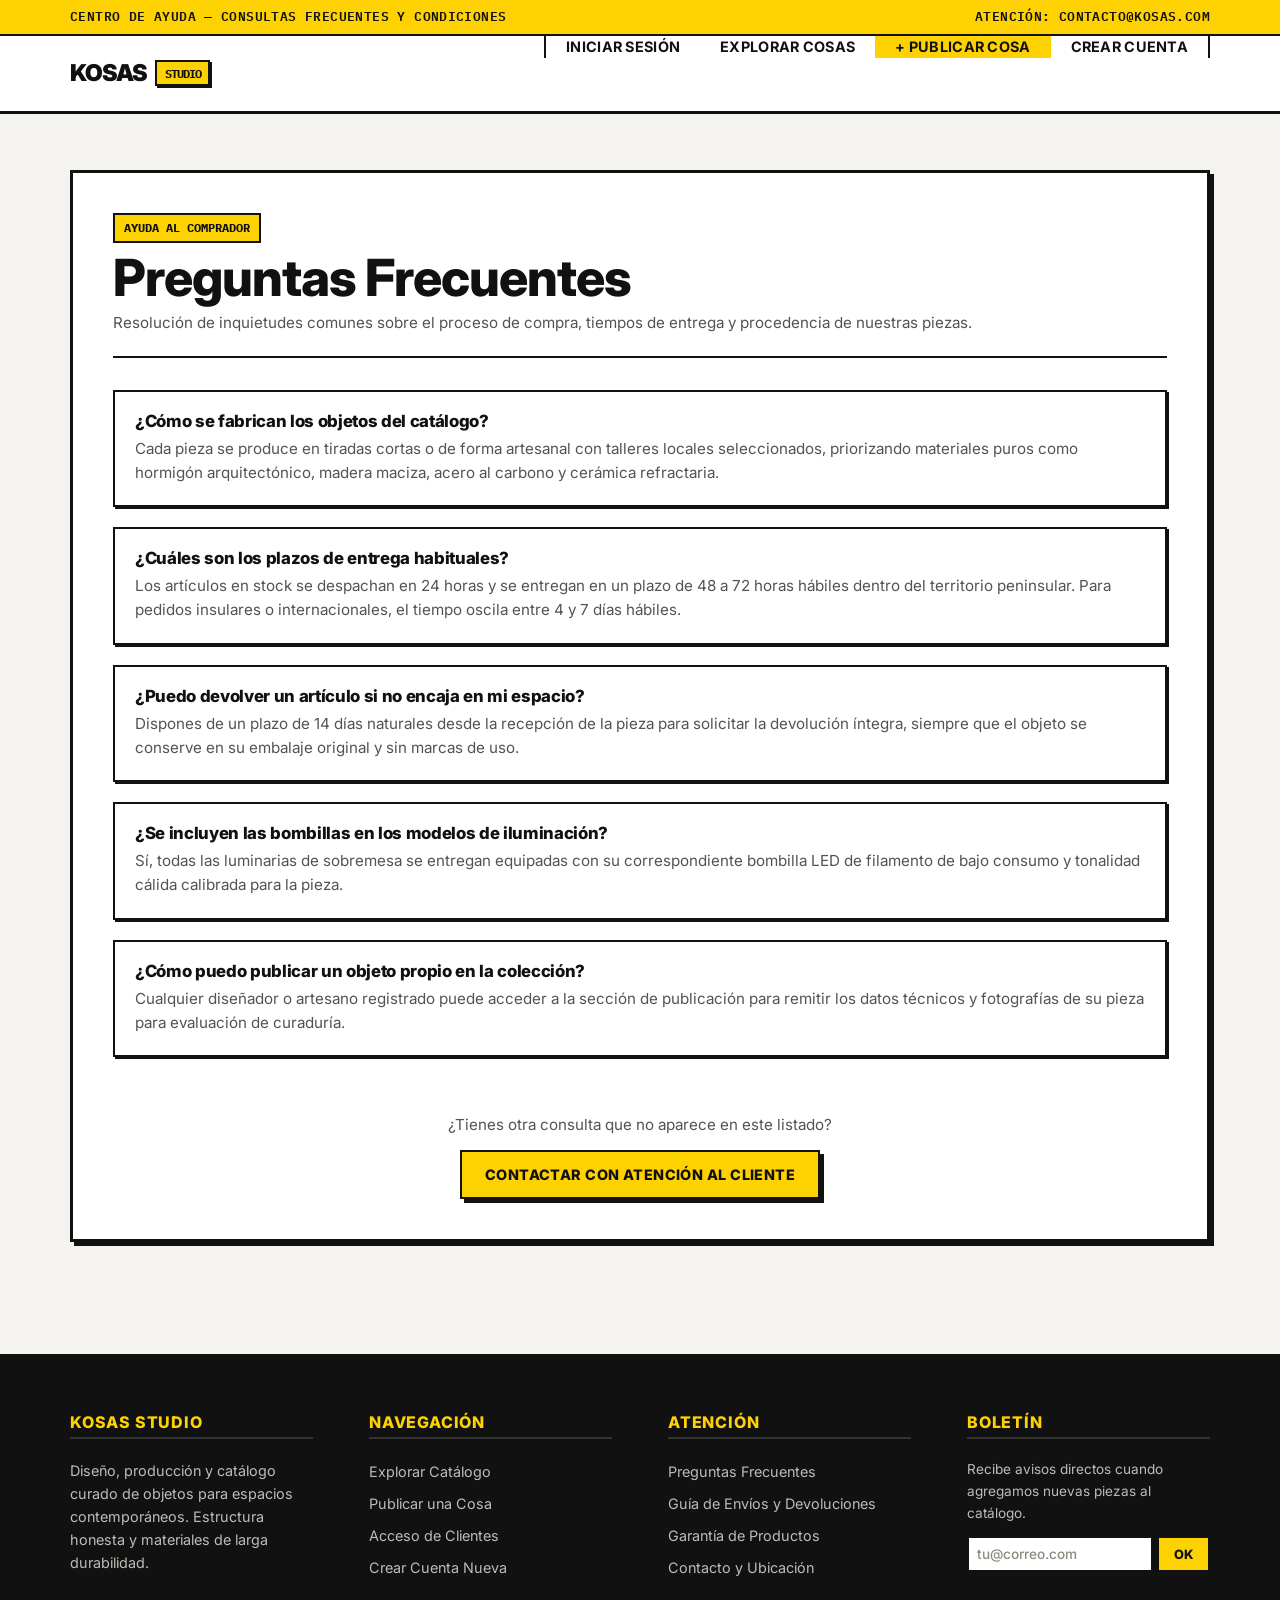
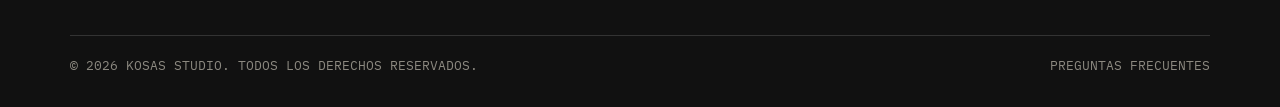
<file: pages/faq.html>
<!DOCTYPE html>
<html lang="es">
<head>
  <meta charset="UTF-8">
  <meta name="viewport" content="width=device-width, initial-scale=1.0">
  <title>Preguntas Frecuentes — KOSAS STUDIO</title>
  <meta name="description" content="Respuestas a dudas habituales sobre pedidos, materiales y catálogo de KOSAS STUDIO.">
  <link rel="stylesheet" href="../css/style.css">
</head>
<body>

  <aside class="top-notice">
    <div class="container top-notice-inner">
      <span>CENTRO DE AYUDA — CONSULTAS FRECUENTES Y CONDICIONES</span>
      <span>ATENCIÓN: CONTACTO@KOSAS.COM</span>
    </div>
  </aside>

  <header class="navbar">
    <div class="container navbar-inner">
      <a href="../index.html" class="nav-brand">
        <span>KOSAS</span>
        <span class="nav-brand-badge">STUDIO</span>
      </a>

      <nav aria-label="Navegación del sitio">
        <ul class="nav-links">
          <li><a href="../index.html" class="nav-link">Iniciar Sesión</a></li>
          <li><a href="catalogo.html" class="nav-link">Explorar Cosas</a></li>
          <li><a href="agregar-cosa.html" class="nav-link highlight">+ Publicar Cosa</a></li>
          <li><a href="registro.html" class="nav-link">Crear Cuenta</a></li>
        </ul>
      </nav>
    </div>
  </header>

  <main class="main-content">
    <div class="container">

      <div class="info-content-card">
        <div class="info-header">
          <span class="tag tag-yellow">AYUDA AL COMPRADOR</span>
          <h1 style="margin-top: 0.35rem;">Preguntas Frecuentes</h1>
          <p style="margin-top: 0.25rem;">
            Resolución de inquietudes comunes sobre el proceso de compra, tiempos de entrega y procedencia de nuestras piezas.
          </p>
        </div>

        <div class="faq-group">
          <div class="faq-card">
            <h3>¿Cómo se fabrican los objetos del catálogo?</h3>
            <p>Cada pieza se produce en tiradas cortas o de forma artesanal con talleres locales seleccionados, priorizando materiales puros como hormigón arquitectónico, madera maciza, acero al carbono y cerámica refractaria.</p>
          </div>

          <div class="faq-card">
            <h3>¿Cuáles son los plazos de entrega habituales?</h3>
            <p>Los artículos en stock se despachan en 24 horas y se entregan en un plazo de 48 a 72 horas hábiles dentro del territorio peninsular. Para pedidos insulares o internacionales, el tiempo oscila entre 4 y 7 días hábiles.</p>
          </div>

          <div class="faq-card">
            <h3>¿Puedo devolver un artículo si no encaja en mi espacio?</h3>
            <p>Dispones de un plazo de 14 días naturales desde la recepción de la pieza para solicitar la devolución íntegra, siempre que el objeto se conserve en su embalaje original y sin marcas de uso.</p>
          </div>

          <div class="faq-card">
            <h3>¿Se incluyen las bombillas en los modelos de iluminación?</h3>
            <p>Sí, todas las luminarias de sobremesa se entregan equipadas con su correspondiente bombilla LED de filamento de bajo consumo y tonalidad cálida calibrada para la pieza.</p>
          </div>

          <div class="faq-card">
            <h3>¿Cómo puedo publicar un objeto propio en la colección?</h3>
            <p>Cualquier diseñador o artesano registrado puede acceder a la sección de publicación para remitir los datos técnicos y fotografías de su pieza para evaluación de curaduría.</p>
          </div>
        </div>

        <div style="margin-top: var(--space-xl); text-align: center;">
          <p style="margin-bottom: var(--space-sm);">¿Tienes otra consulta que no aparece en este listado?</p>
          <a href="contacto.html" class="btn btn-primary">Contactar con Atención al Cliente</a>
        </div>
      </div>

    </div>
  </main>

  <footer class="footer">
    <div class="container">
      <div class="footer-columns">
        <div class="footer-col">
          <h4>KOSAS STUDIO</h4>
          <p style="color: #bfbcb6; font-size: 0.9rem; line-height: 1.6;">
            Diseño, producción y catálogo curado de objetos para espacios contemporáneos. Estructura honesta y materiales de larga durabilidad.
          </p>
        </div>

        <div class="footer-col">
          <h4>NAVEGACIÓN</h4>
          <ul class="footer-links">
            <li><a href="catalogo.html" class="footer-link">Explorar Catálogo</a></li>
            <li><a href="agregar-cosa.html" class="footer-link">Publicar una Cosa</a></li>
            <li><a href="../index.html" class="footer-link">Acceso de Clientes</a></li>
            <li><a href="registro.html" class="footer-link">Crear Cuenta Nueva</a></li>
          </ul>
        </div>

        <div class="footer-col">
          <h4>ATENCIÓN</h4>
          <ul class="footer-links">
            <li><a href="faq.html" class="footer-link">Preguntas Frecuentes</a></li>
            <li><a href="envios-devoluciones.html" class="footer-link">Guía de Envíos y Devoluciones</a></li>
            <li><a href="garantia.html" class="footer-link">Garantía de Productos</a></li>
            <li><a href="contacto.html" class="footer-link">Contacto y Ubicación</a></li>
          </ul>
        </div>

        <div class="footer-col">
          <h4>BOLETÍN</h4>
          <p style="color: #bfbcb6; font-size: 0.85rem; margin-bottom: 0.75rem;">
            Recibe avisos directos cuando agregamos nuevas piezas al catálogo.
          </p>
          <div style="display: flex; gap: 0.25rem;">
            <input type="email" placeholder="tu@correo.com" class="form-input" style="padding: 0.5rem; font-size: 0.85rem;">
            <button class="btn btn-primary btn-sm" type="button">OK</button>
          </div>
        </div>
      </div>

      <div class="footer-bottom">
        <span>© 2026 KOSAS STUDIO. TODOS LOS DERECHOS RESERVADOS.</span>
        <span>PREGUNTAS FRECUENTES</span>
      </div>
    </div>
  </footer>

</body>
</html>
</file>
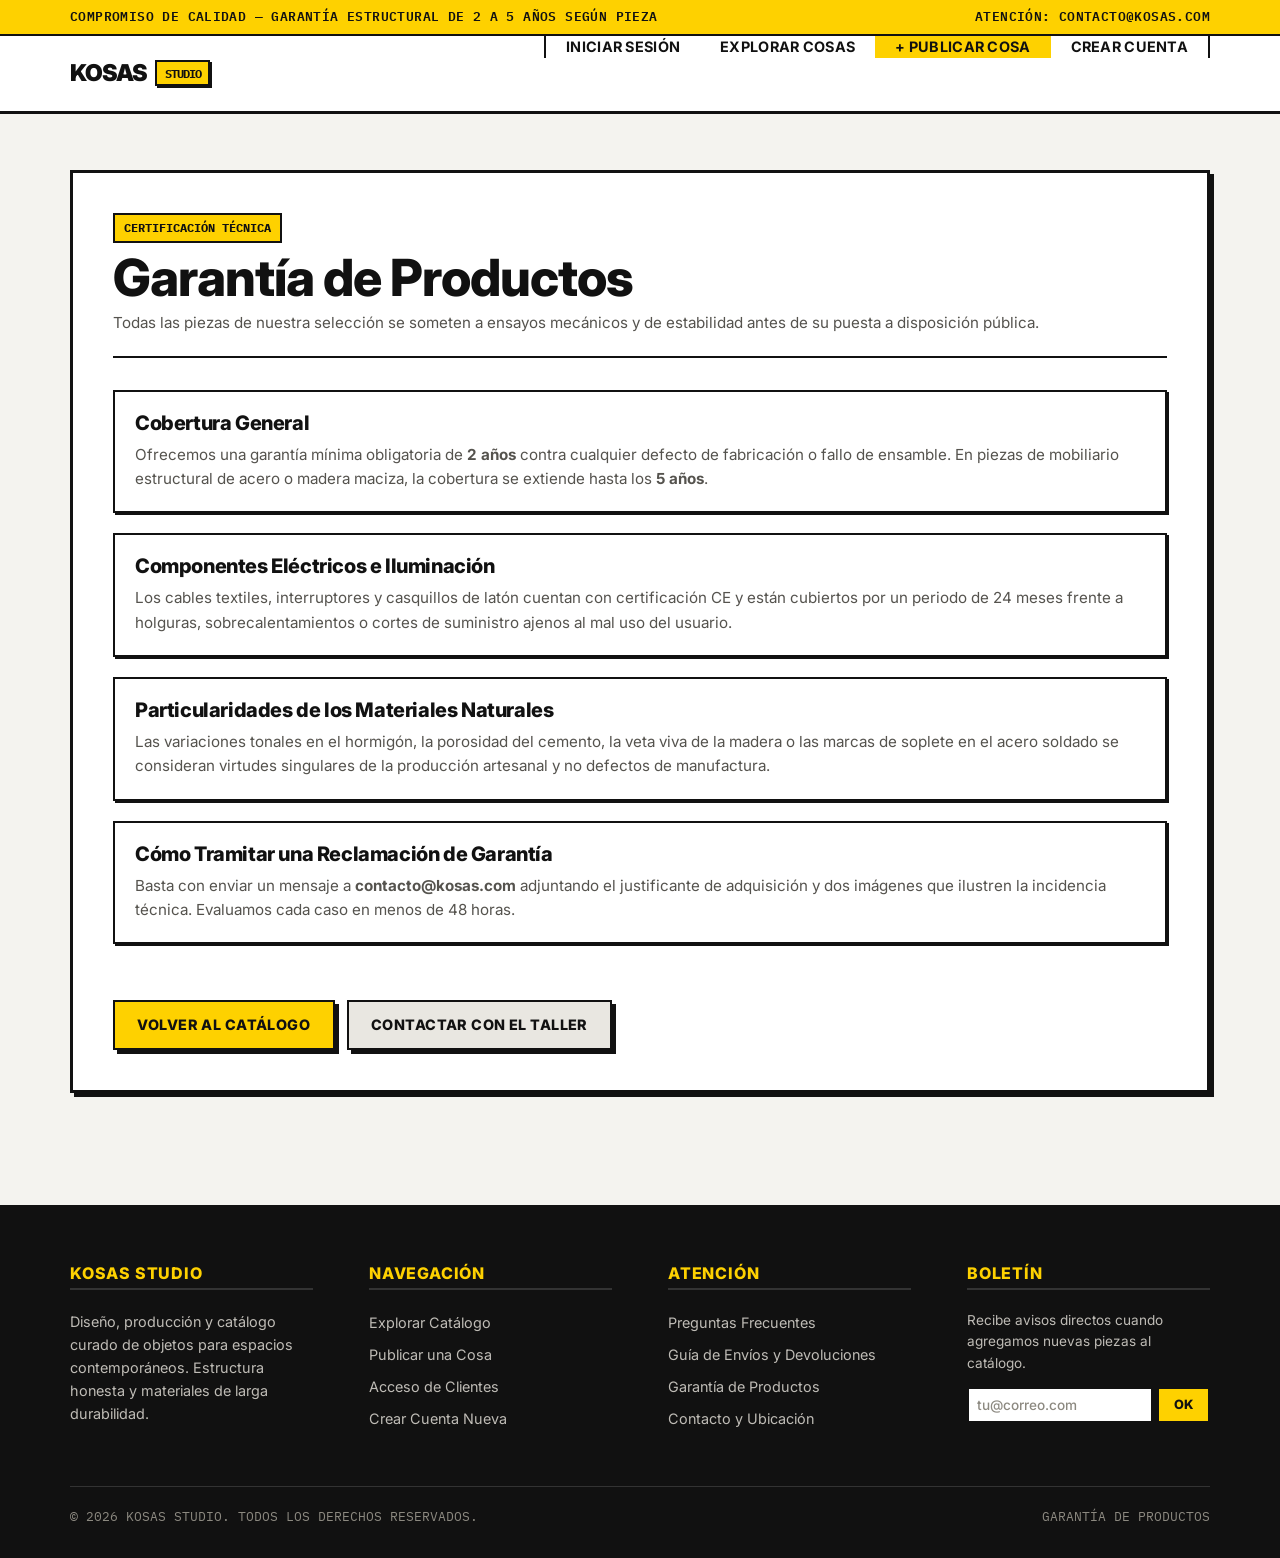
<file: pages/garantia.html>
<!DOCTYPE html>
<html lang="es">
<head>
  <meta charset="UTF-8">
  <meta name="viewport" content="width=device-width, initial-scale=1.0">
  <title>Garantía de Productos — KOSAS STUDIO</title>
  <meta name="description" content="Términos y cobertura de garantía técnica para todos los objetos del catálogo de KOSAS STUDIO.">
  <link rel="stylesheet" href="../css/style.css">
</head>
<body>

  <aside class="top-notice">
    <div class="container top-notice-inner">
      <span>COMPROMISO DE CALIDAD — GARANTÍA ESTRUCTURAL DE 2 A 5 AÑOS SEGÚN PIEZA</span>
      <span>ATENCIÓN: CONTACTO@KOSAS.COM</span>
    </div>
  </aside>

  <header class="navbar">
    <div class="container navbar-inner">
      <a href="../index.html" class="nav-brand">
        <span>KOSAS</span>
        <span class="nav-brand-badge">STUDIO</span>
      </a>

      <nav aria-label="Navegación del sitio">
        <ul class="nav-links">
          <li><a href="../index.html" class="nav-link">Iniciar Sesión</a></li>
          <li><a href="catalogo.html" class="nav-link">Explorar Cosas</a></li>
          <li><a href="agregar-cosa.html" class="nav-link highlight">+ Publicar Cosa</a></li>
          <li><a href="registro.html" class="nav-link">Crear Cuenta</a></li>
        </ul>
      </nav>
    </div>
  </header>

  <main class="main-content">
    <div class="container">

      <div class="info-content-card">
        <div class="info-header">
          <span class="tag tag-yellow">CERTIFICACIÓN TÉCNICA</span>
          <h1 style="margin-top: 0.35rem;">Garantía de Productos</h1>
          <p style="margin-top: 0.25rem;">
            Todas las piezas de nuestra selección se someten a ensayos mecánicos y de estabilidad antes de su puesta a disposición pública.
          </p>
        </div>

        <div style="display: flex; flex-direction: column; gap: var(--space-md);">
          <div class="faq-card">
            <h2 style="font-size: 1.25rem; margin-bottom: 0.5rem;">Cobertura General</h2>
            <p>
              Ofrecemos una garantía mínima obligatoria de <strong>2 años</strong> contra cualquier defecto de fabricación o fallo de ensamble. En piezas de mobiliario estructural de acero o madera maciza, la cobertura se extiende hasta los <strong>5 años</strong>.
            </p>
          </div>

          <div class="faq-card">
            <h2 style="font-size: 1.25rem; margin-bottom: 0.5rem;">Componentes Eléctricos e Iluminación</h2>
            <p>
              Los cables textiles, interruptores y casquillos de latón cuentan con certificación CE y están cubiertos por un periodo de 24 meses frente a holguras, sobrecalentamientos o cortes de suministro ajenos al mal uso del usuario.
            </p>
          </div>

          <div class="faq-card">
            <h2 style="font-size: 1.25rem; margin-bottom: 0.5rem;">Particularidades de los Materiales Naturales</h2>
            <p>
              Las variaciones tonales en el hormigón, la porosidad del cemento, la veta viva de la madera o las marcas de soplete en el acero soldado se consideran virtudes singulares de la producción artesanal y no defectos de manufactura.
            </p>
          </div>

          <div class="faq-card">
            <h2 style="font-size: 1.25rem; margin-bottom: 0.5rem;">Cómo Tramitar una Reclamación de Garantía</h2>
            <p>
              Basta con enviar un mensaje a <strong>contacto@kosas.com</strong> adjuntando el justificante de adquisición y dos imágenes que ilustren la incidencia técnica. Evaluamos cada caso en menos de 48 horas.
            </p>
          </div>
        </div>

        <div style="margin-top: var(--space-xl); display: flex; gap: var(--space-sm); flex-wrap: wrap;">
          <a href="catalogo.html" class="btn btn-primary">Volver al Catálogo</a>
          <a href="contacto.html" class="btn" style="background-color: var(--color-surface-muted);">Contactar con el Taller</a>
        </div>
      </div>

    </div>
  </main>

  <footer class="footer">
    <div class="container">
      <div class="footer-columns">
        <div class="footer-col">
          <h4>KOSAS STUDIO</h4>
          <p style="color: #bfbcb6; font-size: 0.9rem; line-height: 1.6;">
            Diseño, producción y catálogo curado de objetos para espacios contemporáneos. Estructura honesta y materiales de larga durabilidad.
          </p>
        </div>

        <div class="footer-col">
          <h4>NAVEGACIÓN</h4>
          <ul class="footer-links">
            <li><a href="catalogo.html" class="footer-link">Explorar Catálogo</a></li>
            <li><a href="agregar-cosa.html" class="footer-link">Publicar una Cosa</a></li>
            <li><a href="../index.html" class="footer-link">Acceso de Clientes</a></li>
            <li><a href="registro.html" class="footer-link">Crear Cuenta Nueva</a></li>
          </ul>
        </div>

        <div class="footer-col">
          <h4>ATENCIÓN</h4>
          <ul class="footer-links">
            <li><a href="faq.html" class="footer-link">Preguntas Frecuentes</a></li>
            <li><a href="envios-devoluciones.html" class="footer-link">Guía de Envíos y Devoluciones</a></li>
            <li><a href="garantia.html" class="footer-link">Garantía de Productos</a></li>
            <li><a href="contacto.html" class="footer-link">Contacto y Ubicación</a></li>
          </ul>
        </div>

        <div class="footer-col">
          <h4>BOLETÍN</h4>
          <p style="color: #bfbcb6; font-size: 0.85rem; margin-bottom: 0.75rem;">
            Recibe avisos directos cuando agregamos nuevas piezas al catálogo.
          </p>
          <div style="display: flex; gap: 0.25rem;">
            <input type="email" placeholder="tu@correo.com" class="form-input" style="padding: 0.5rem; font-size: 0.85rem;">
            <button class="btn btn-primary btn-sm" type="button">OK</button>
          </div>
        </div>
      </div>

      <div class="footer-bottom">
        <span>© 2026 KOSAS STUDIO. TODOS LOS DERECHOS RESERVADOS.</span>
        <span>GARANTÍA DE PRODUCTOS</span>
      </div>
    </div>
  </footer>

</body>
</html>
</file>
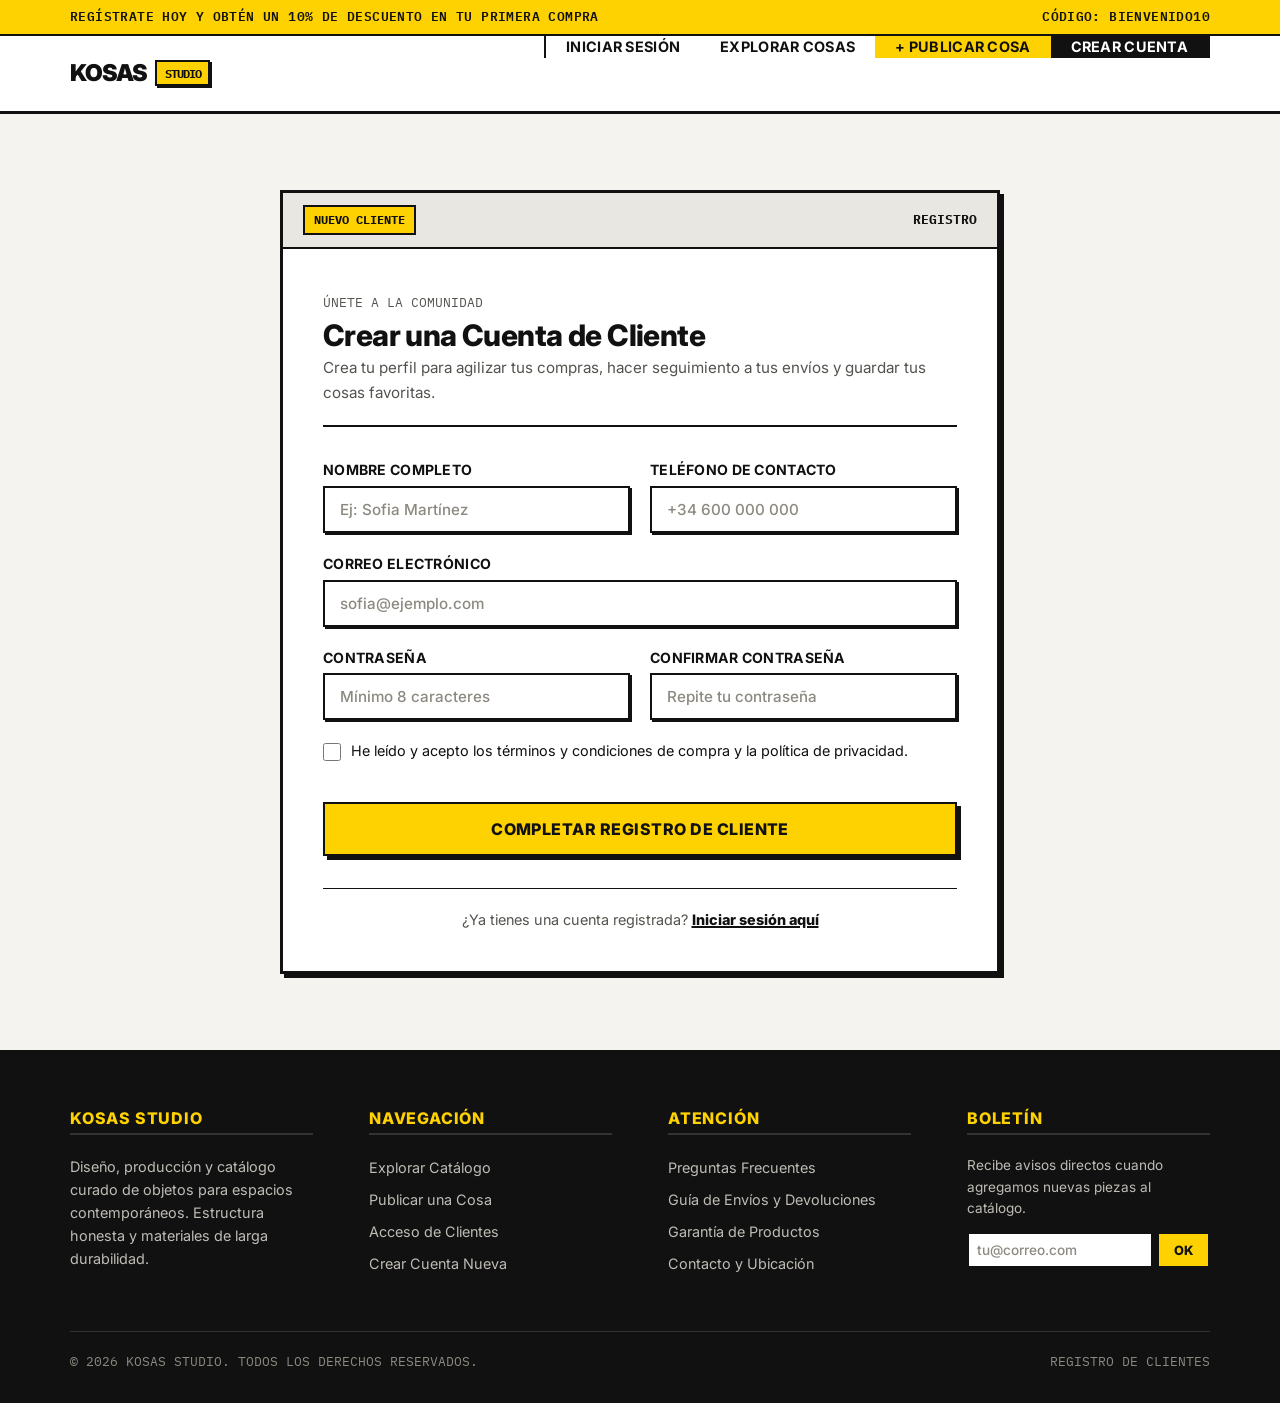
<file: pages/registro.html>
<!DOCTYPE html>
<html lang="es">
<head>
  <meta charset="UTF-8">
  <meta name="viewport" content="width=device-width, initial-scale=1.0">
  <title>Crear Cuenta — KOSAS STUDIO</title>
  <meta name="description" content="Regístrate como cliente en KOSAS para acceder a lanzamientos exclusivos y guardar tus objetos favoritos.">
  <link rel="stylesheet" href="../css/style.css">
</head>
<body>

  <aside class="top-notice">
    <div class="container top-notice-inner">
      <span>REGÍSTRATE HOY Y OBTÉN UN 10% DE DESCUENTO EN TU PRIMERA COMPRA</span>
      <span>CÓDIGO: BIENVENIDO10</span>
    </div>
  </aside>

  <header class="navbar">
    <div class="container navbar-inner">
      <a href="../index.html" class="nav-brand">
        <span>KOSAS</span>
        <span class="nav-brand-badge">STUDIO</span>
      </a>

      <nav aria-label="Navegación del sitio">
        <ul class="nav-links">
          <li><a href="../index.html" class="nav-link">Iniciar Sesión</a></li>
          <li><a href="catalogo.html" class="nav-link">Explorar Cosas</a></li>
          <li><a href="agregar-cosa.html" class="nav-link highlight">+ Publicar Cosa</a></li>
          <li><a href="registro.html" class="nav-link active">Crear Cuenta</a></li>
        </ul>
      </nav>
    </div>
  </header>

  <main class="main-content">
    <div class="container panel-wrapper">

      <div class="form-panel-wide b-card">
        
        <div class="card-header">
          <span class="tag tag-yellow">NUEVO CLIENTE</span>
          <span class="mono" style="font-size: 0.8rem; font-weight: 700;">REGISTRO</span>
        </div>

        <div class="card-body" style="padding: clamp(1.5rem, 3.5vw, 2.5rem);">
          
          <div class="form-header-area">
            <span class="mono" style="font-size: 0.8rem; color: var(--color-text-muted);">ÚNETE A LA COMUNIDAD</span>
            <h1>Crear una Cuenta de Cliente</h1>
            <p style="margin-top: 0.25rem;">
              Crea tu perfil para agilizar tus compras, hacer seguimiento a tus envíos y guardar tus cosas favoritas.
            </p>
          </div>

          <form action="../index.html" method="GET">
            
            <div class="form-grid-2">
              <div class="form-group">
                <label for="nombre" class="form-label">Nombre Completo</label>
                <input 
                  type="text" 
                  id="nombre" 
                  name="nombre" 
                  class="form-input" 
                  placeholder="Ej: Sofia Martínez" 
                  required
                >
              </div>

              <div class="form-group">
                <label for="telefono" class="form-label">Teléfono de Contacto</label>
                <input 
                  type="tel" 
                  id="telefono" 
                  name="telefono" 
                  class="form-input mono" 
                  placeholder="+34 600 000 000"
                >
              </div>
            </div>

            <div class="form-group">
              <label for="correo" class="form-label">Correo Electrónico</label>
              <input 
                type="email" 
                id="correo" 
                name="correo" 
                class="form-input" 
                placeholder="sofia@ejemplo.com" 
                required
              >
            </div>

            <div class="form-grid-2">
              <div class="form-group">
                <label for="pass1" class="form-label">Contraseña</label>
                <input 
                  type="password" 
                  id="pass1" 
                  name="pass1" 
                  class="form-input" 
                  placeholder="Mínimo 8 caracteres" 
                  required
                >
              </div>

              <div class="form-group">
                <label for="pass2" class="form-label">Confirmar Contraseña</label>
                <input 
                  type="password" 
                  id="pass2" 
                  name="pass2" 
                  class="form-input" 
                  placeholder="Repite tu contraseña" 
                  required
                >
              </div>
            </div>

            <div class="form-group">
              <label class="form-check">
                <input type="checkbox" name="terminos" required>
                <span>He leído y acepto los términos y condiciones de compra y la política de privacidad.</span>
              </label>
            </div>

            <button type="submit" class="btn btn-primary btn-block" style="padding: 0.95rem; margin-top: var(--space-md); font-size: 1rem;">
              Completar Registro de Cliente
            </button>

          </form>

          <div class="form-footer-nav">
            ¿Ya tienes una cuenta registrada? 
            <a href="../index.html">Iniciar sesión aquí</a>
          </div>

        </div>

      </div>

    </div>
  </main>

  <footer class="footer">
    <div class="container">
      <div class="footer-columns">
        <div class="footer-col">
          <h4>KOSAS STUDIO</h4>
          <p style="color: #bfbcb6; font-size: 0.9rem; line-height: 1.6;">
            Diseño, producción y catálogo curado de objetos para espacios contemporáneos. Estructura honesta y materiales de larga durabilidad.
          </p>
        </div>

        <div class="footer-col">
          <h4>NAVEGACIÓN</h4>
          <ul class="footer-links">
            <li><a href="catalogo.html" class="footer-link">Explorar Catálogo</a></li>
            <li><a href="agregar-cosa.html" class="footer-link">Publicar una Cosa</a></li>
            <li><a href="../index.html" class="footer-link">Acceso de Clientes</a></li>
            <li><a href="registro.html" class="footer-link">Crear Cuenta Nueva</a></li>
          </ul>
        </div>

        <div class="footer-col">
          <h4>ATENCIÓN</h4>
          <ul class="footer-links">
            <li><a href="faq.html" class="footer-link">Preguntas Frecuentes</a></li>
            <li><a href="envios-devoluciones.html" class="footer-link">Guía de Envíos y Devoluciones</a></li>
            <li><a href="garantia.html" class="footer-link">Garantía de Productos</a></li>
            <li><a href="contacto.html" class="footer-link">Contacto y Ubicación</a></li>
          </ul>
        </div>

        <div class="footer-col">
          <h4>BOLETÍN</h4>
          <p style="color: #bfbcb6; font-size: 0.85rem; margin-bottom: 0.75rem;">
            Recibe avisos directos cuando agregamos nuevas piezas al catálogo.
          </p>
          <div style="display: flex; gap: 0.25rem;">
            <input type="email" placeholder="tu@correo.com" class="form-input" style="padding: 0.5rem; font-size: 0.85rem;">
            <button class="btn btn-primary btn-sm" type="button">OK</button>
          </div>
        </div>
      </div>

      <div class="footer-bottom">
        <span>© 2026 KOSAS STUDIO. TODOS LOS DERECHOS RESERVADOS.</span>
        <span>REGISTRO DE CLIENTES</span>
      </div>
    </div>
  </footer>

</body>
</html>
</file>
<file: css/style.css>
@import url('./base.css');
@import url('./components.css');
@import url('./pages.css');
</file>
